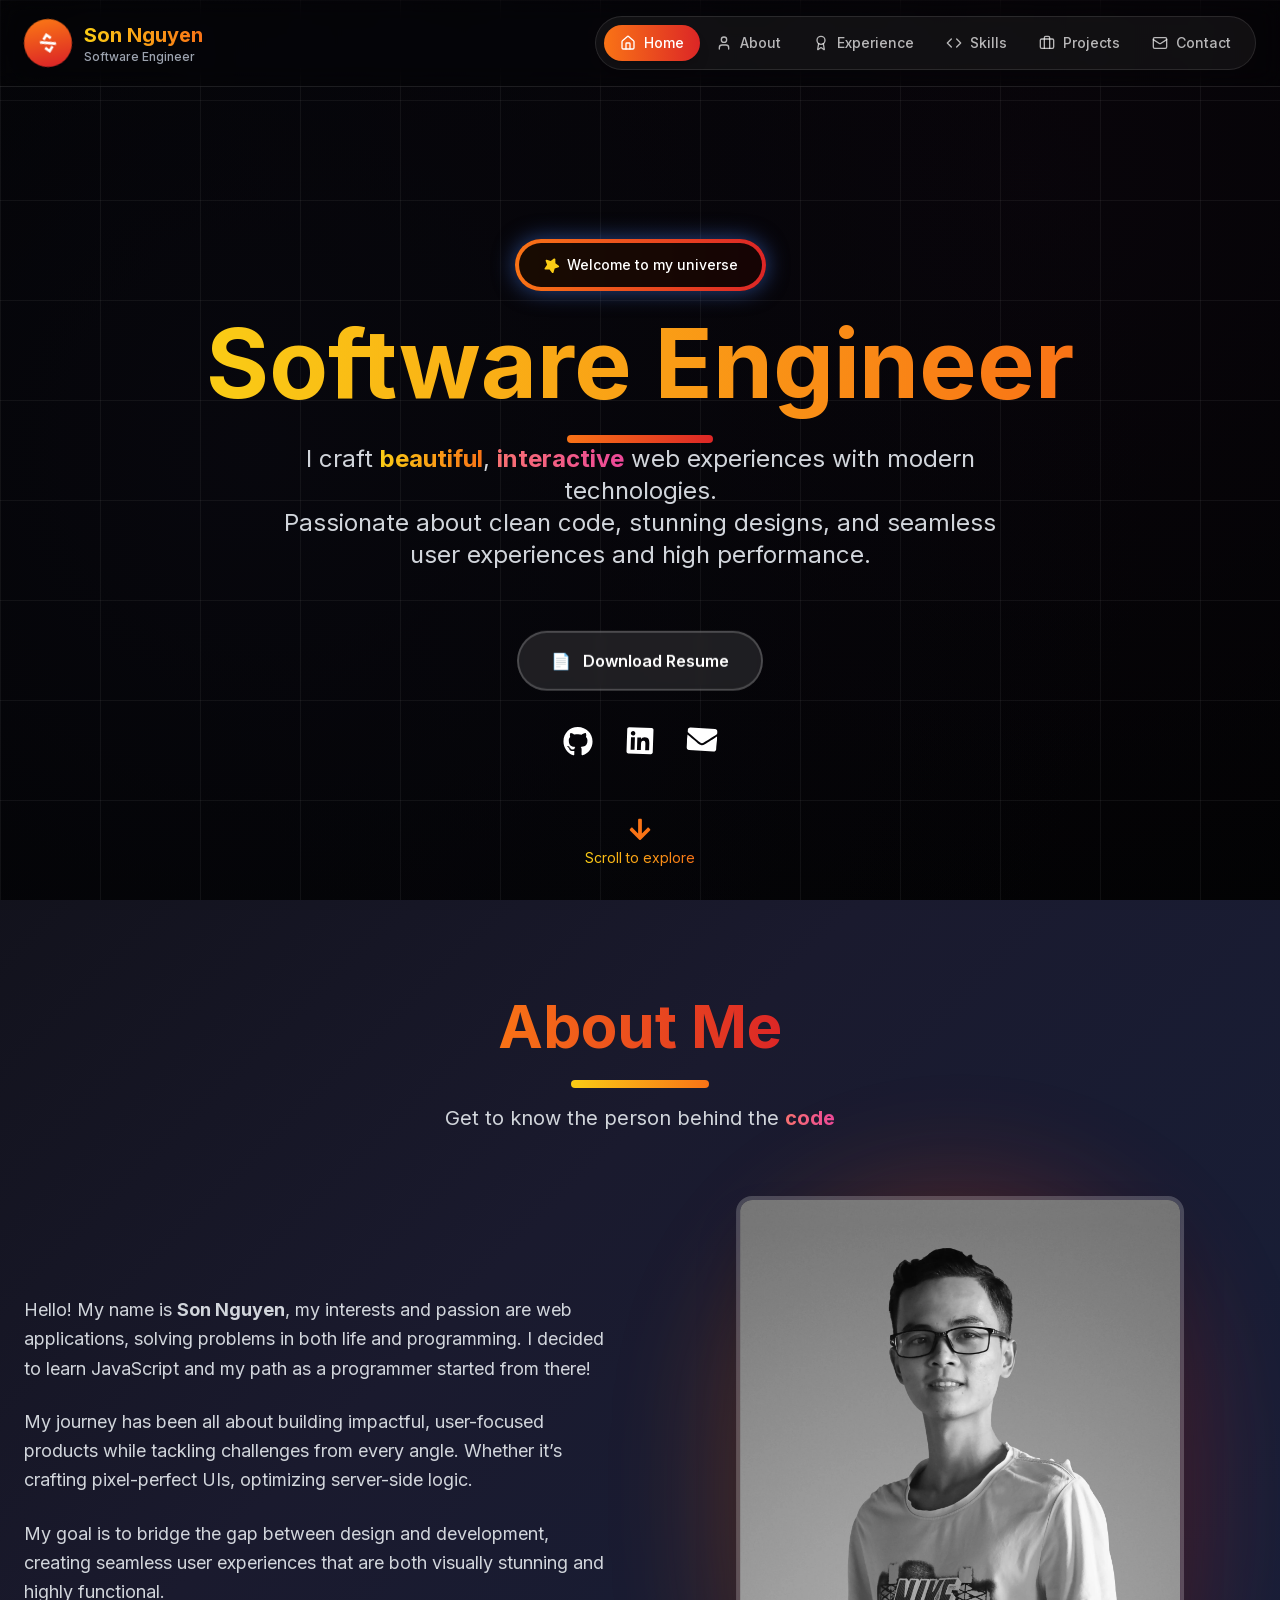
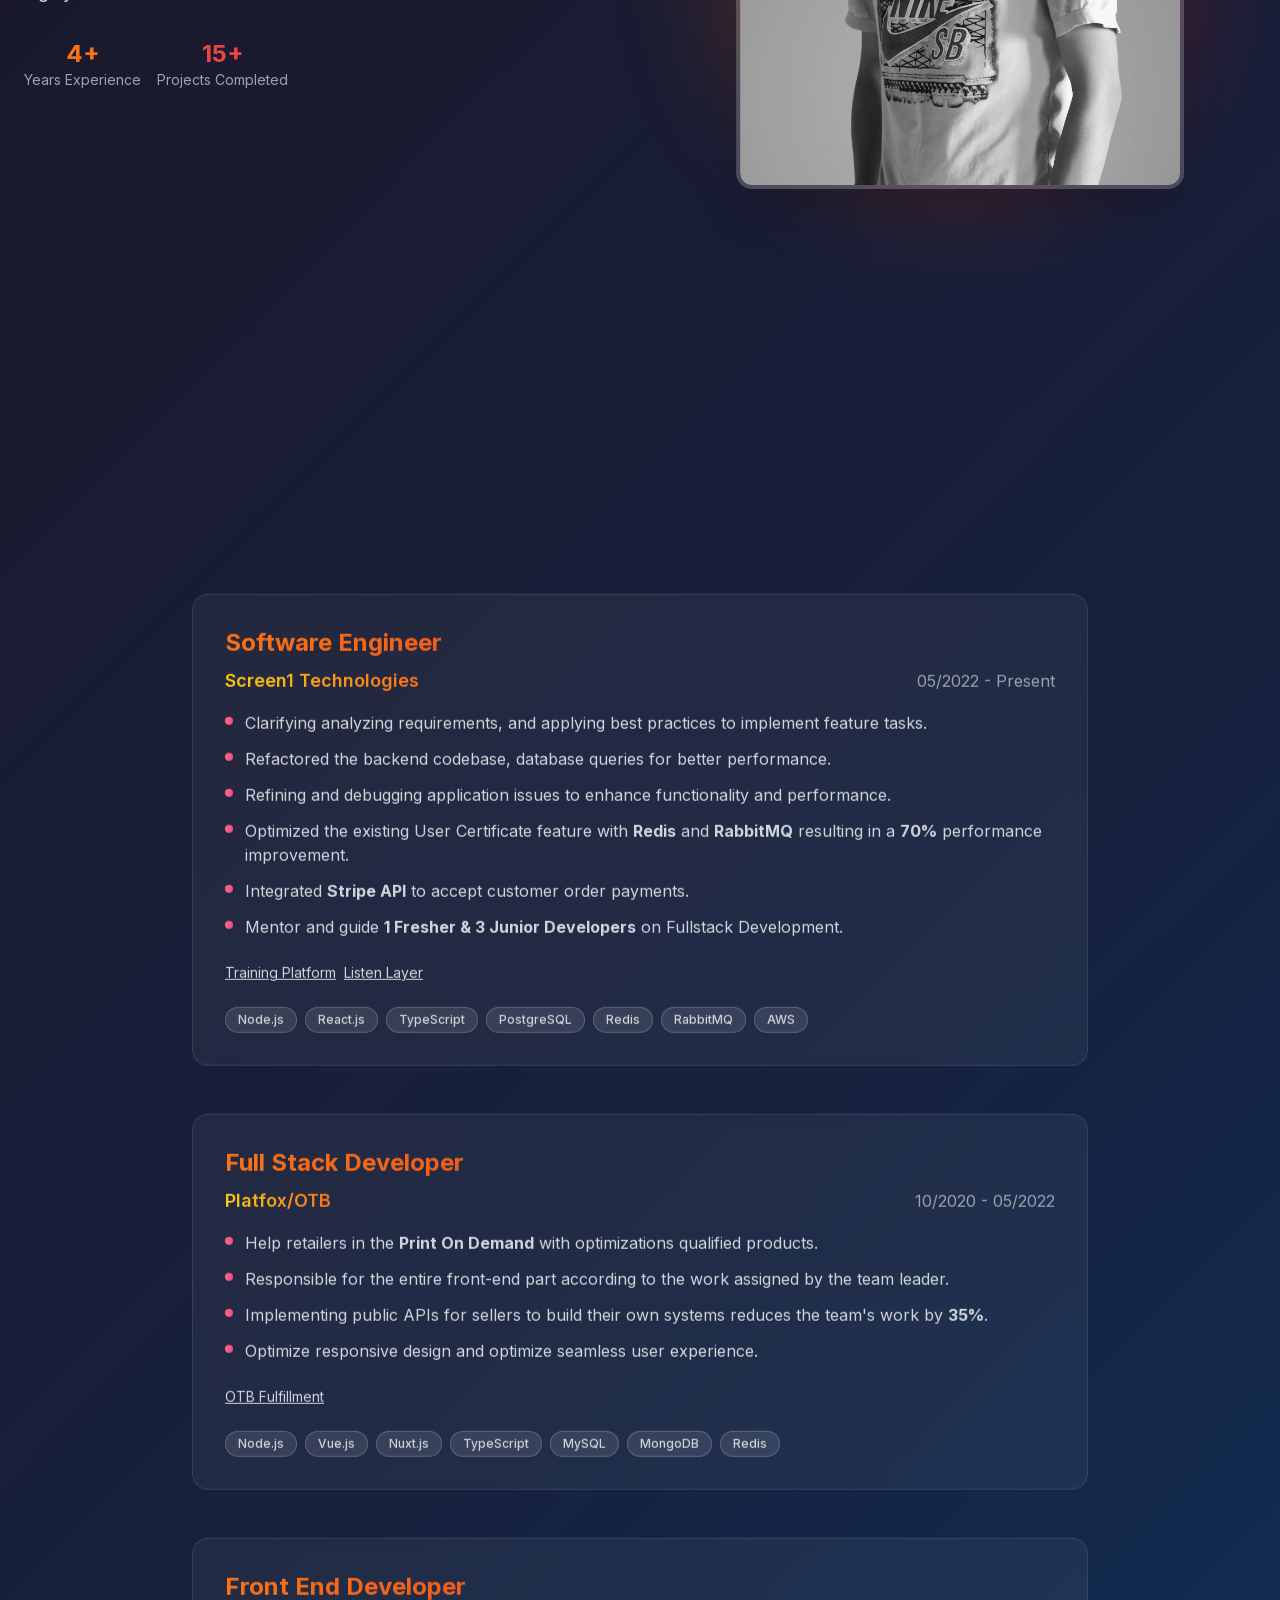
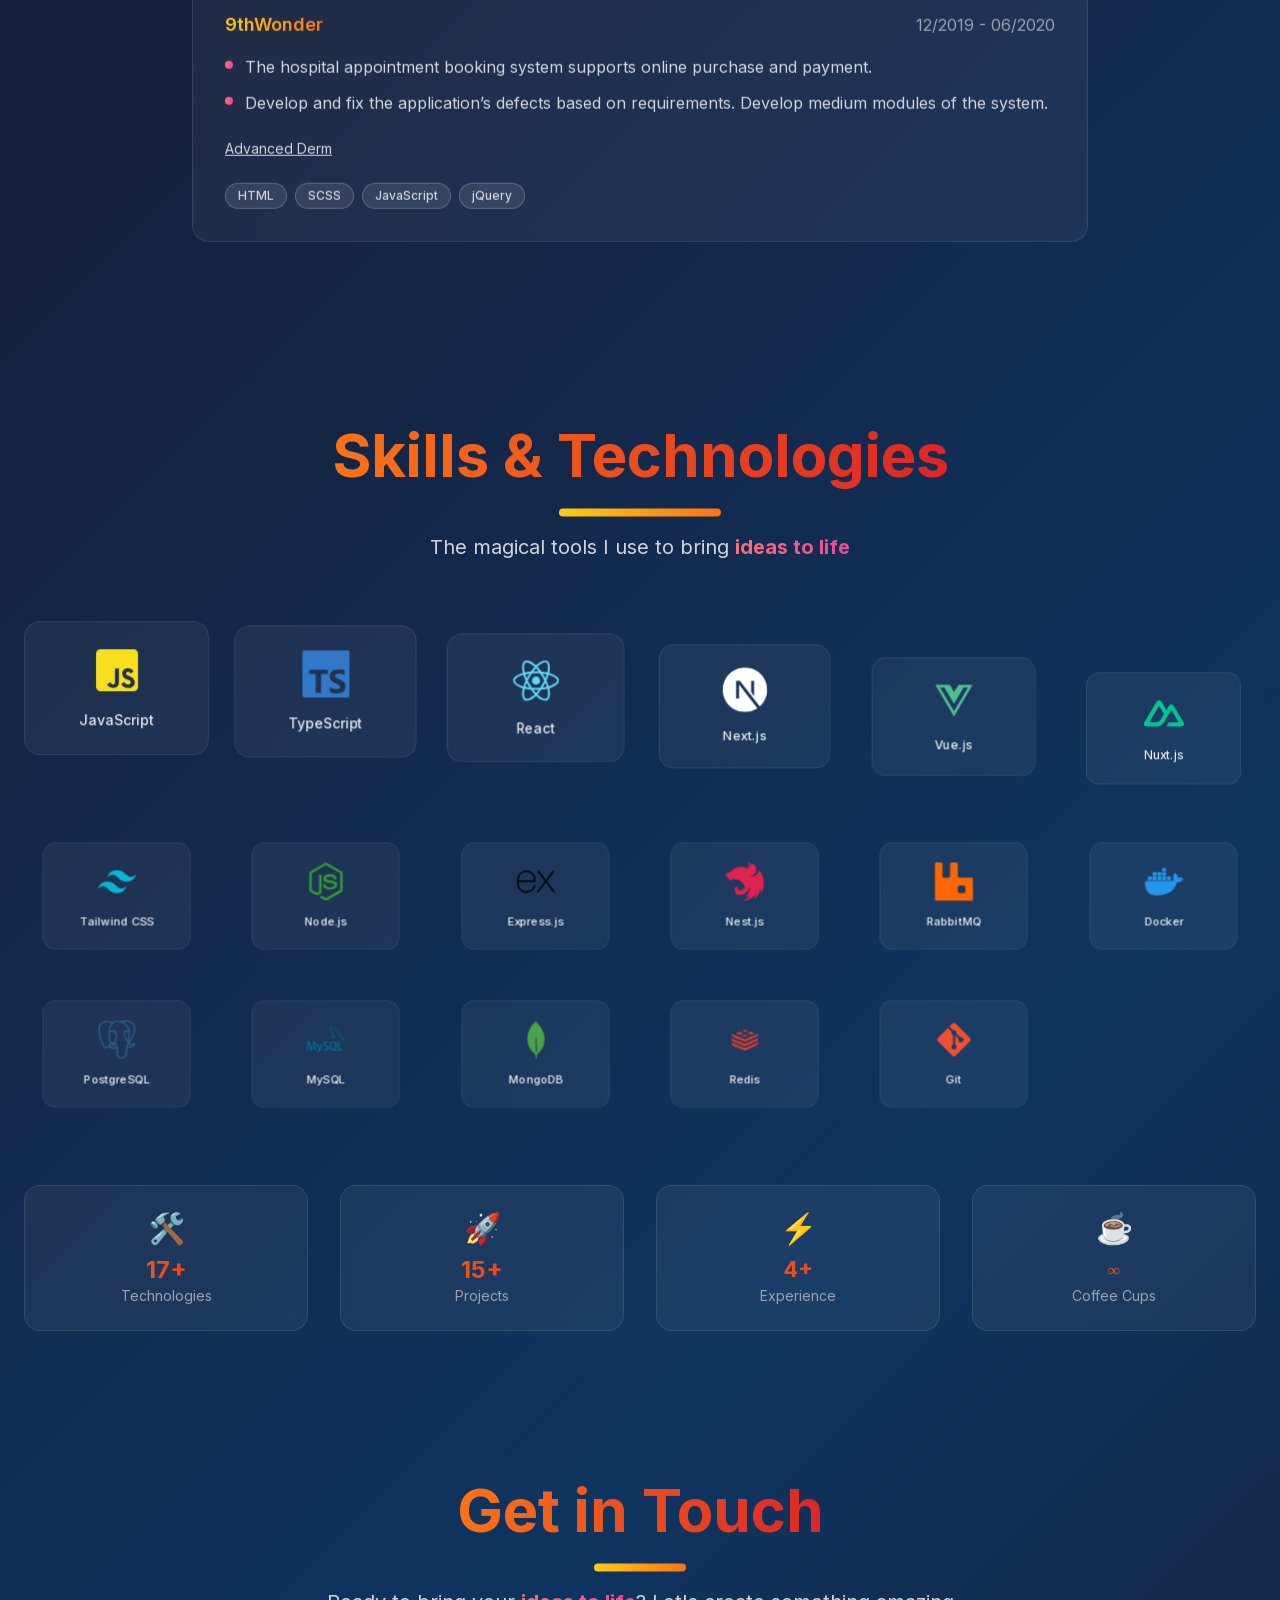
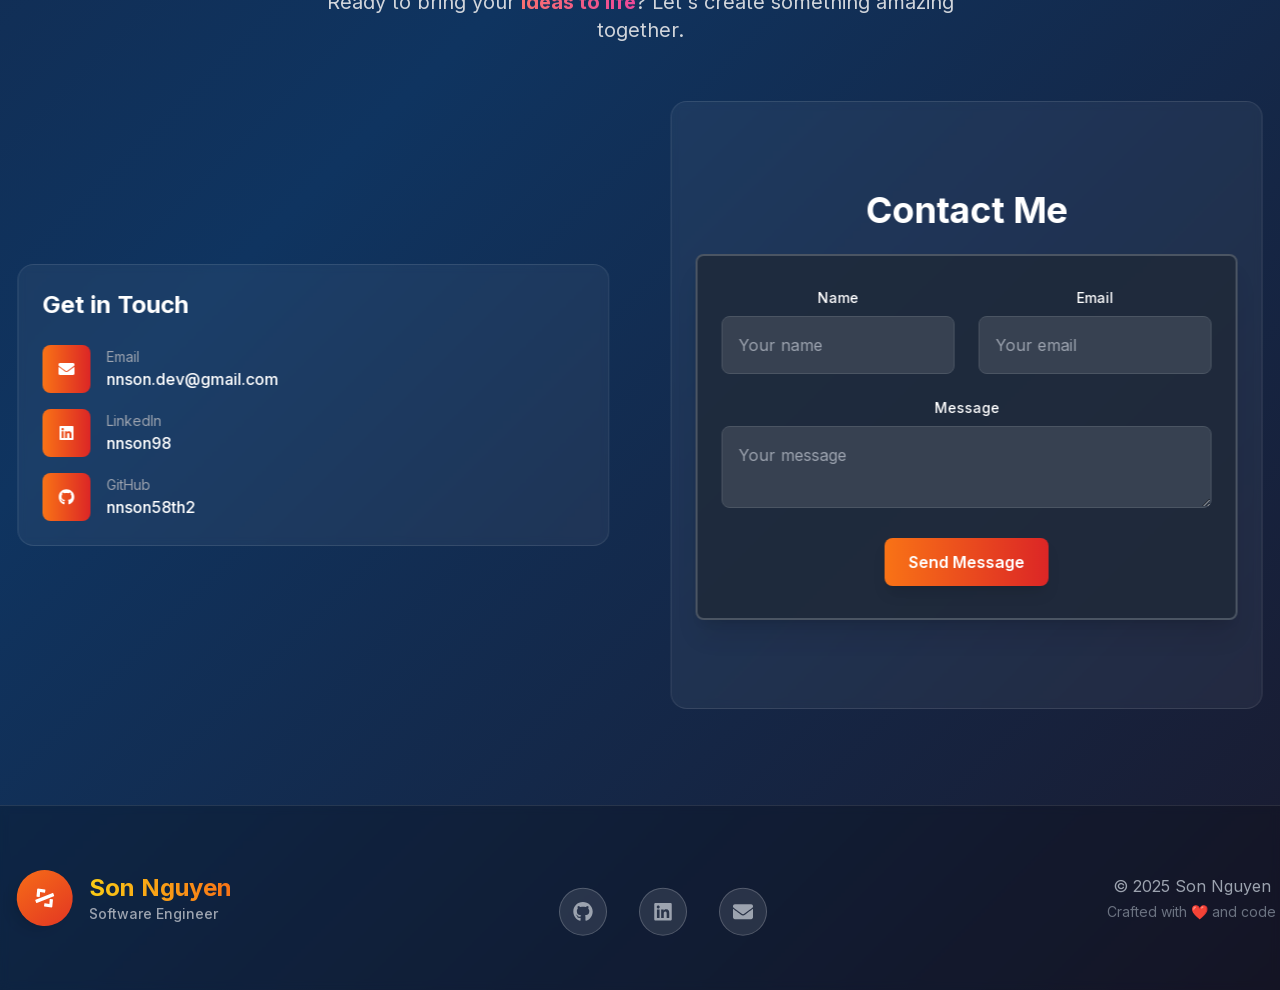
<file: index.html>
<!DOCTYPE html><!--HSlmd_Jeo8YxEfWMeYnmb--><html lang="en"><head><meta charSet="utf-8"/><meta name="viewport" content="width=device-width, initial-scale=1"/><link rel="preload" href="/_next/static/media/e4af272ccee01ff0-s.p.woff2" as="font" crossorigin="" type="font/woff2"/><link rel="preload" as="image" href="/avatar.webp"/><link rel="stylesheet" href="/_next/static/css/f7dd2c76b62cf530.css" data-precedence="next"/><link rel="preload" as="script" fetchPriority="low" href="/_next/static/chunks/webpack-afb744fa22b020e9.js"/><script src="/_next/static/chunks/4bd1b696-c023c6e3521b1417.js" async=""></script><script src="/_next/static/chunks/255-379c01dac331dc2b.js" async=""></script><script src="/_next/static/chunks/main-app-1b4500b93111eabf.js" async=""></script><script src="/_next/static/chunks/app/layout-6c66c8fba5797ff2.js" async=""></script><script src="/_next/static/chunks/30a37ab2-d1e0ff3a8643e6c8.js" async=""></script><script src="/_next/static/chunks/8e1d74a4-9c8f7c39278dc33b.js" async=""></script><script src="/_next/static/chunks/a0f462e1-e1e8bd14b5267d05.js" async=""></script><script src="/_next/static/chunks/370-cfed14d48937773f.js" async=""></script><script src="/_next/static/chunks/app/page-863e393dde648da8.js" async=""></script><meta name="next-size-adjust" content=""/><meta name="theme-color" content="#f97316"/><title>Son Nguyen | Software Engineer</title><meta name="description" content="Personal blog and portfolio of Son Nguyen, sharing thoughts and experiences on software development, web technologies, and more."/><meta name="generator" content="Next.js"/><link rel="canonical" href="https://sonnguyen.dev"/><meta property="og:title" content="Son Nguyen | Software Engineer"/><meta property="og:description" content="Personal blog and portfolio of Son Nguyen, sharing thoughts and experiences on software development, web technologies, and more."/><meta property="og:url" content="https://sonnguyen.dev"/><meta property="og:site_name" content="Son Nguyen"/><meta property="og:locale" content="en_US"/><meta property="og:image" content="https://sonnguyen.dev/og/home.png"/><meta property="og:image:width" content="1200"/><meta property="og:image:height" content="630"/><meta property="og:image:alt" content="Son Nguyen | Software Engineer"/><meta property="og:type" content="website"/><meta name="twitter:card" content="summary_large_image"/><meta name="twitter:site" content="@sonnguyen"/><meta name="twitter:creator" content="@sonnguyen"/><meta name="twitter:title" content="Son Nguyen | Software Engineer"/><meta name="twitter:description" content="Personal blog and portfolio of Son Nguyen, sharing thoughts and experiences on software development, web technologies, and more."/><meta name="twitter:image" content="https://sonnguyen.dev/og/home.png"/><meta name="twitter:image:alt" content="Son Nguyen | Software Engineer"/><link rel="shortcut icon" href="/favicon.svg" sizes="any" type="image/svg+xml"/><link rel="icon" href="/favicon.ico" type="image/x-icon" sizes="48x48"/><link rel="icon" href="/favicon.ico" sizes="any" type="image/x-icon"/><link rel="apple-touch-icon" href="/apple-touch-icon.png" sizes="180x180" type="image/png"/><script src="/_next/static/chunks/polyfills-42372ed130431b0a.js" noModule=""></script></head><body class="__className_f367f3 relative"><div hidden=""><!--$--><!--/$--></div><div class="fixed inset-0 z-[-1] overflow-hidden"><div class="absolute inset-0 transition-all duration-2000 ease-linear" style="background:radial-gradient(circle at 20% 50%, hsl(240, 30%, 4%) 0%, transparent 80%),
            radial-gradient(circle at 80% 20%, hsl(280, 35%, 3%) 0%, transparent 80%),
            linear-gradient(135deg, hsl(220, 40%, 1%) 0%, hsl(180, 50%, 0.5%) 100%)"></div><div class="absolute inset-0" style="background-image:linear-gradient(rgba(255,255,255,0.05) 1px, transparent 1px),
            linear-gradient(90deg, rgba(255,255,255,0.05) 1px, transparent 1px);background-size:100px 100px"></div></div><div class="relative w-full flex flex-col text-white"><header class="fixed top-0 left-0 w-full z-[9999] backdrop-blur-md bg-black/20 border-b border-white/10" style="transform:translateY(-100px)"><div class="max-w-7xl mx-auto px-4 sm:px-6 py-4 flex items-center justify-between"><div class="flex items-center space-x-3 cursor-pointer group" style="opacity:0;transform:translateX(-20px)"><div class="w-12 h-12 rounded-full bg-gradient-to-r from-orange-500 to-red-600 flex items-center justify-center shadow-lg group-hover:shadow-xl transition-all duration-300"><svg stroke="currentColor" fill="currentColor" stroke-width="0" viewBox="0 0 640 512" class="text-white text-xl" height="1em" width="1em" xmlns="http://www.w3.org/2000/svg"><path d="M278.9 511.5l-61-17.7c-6.4-1.8-10-8.5-8.2-14.9L346.2 8.7c1.8-6.4 8.5-10 14.9-8.2l61 17.7c6.4 1.8 10 8.5 8.2 14.9L293.8 503.3c-1.9 6.4-8.5 10.1-14.9 8.2zm-114-112.2l43.5-46.4c4.6-4.9 4.3-12.7-.8-17.2L117 256l90.6-79.7c5.1-4.5 5.5-12.3.8-17.2l-43.5-46.4c-4.5-4.8-12.1-5.1-17-.5L3.8 247.2c-5.1 4.7-5.1 12.8 0 17.5l144.1 135.1c4.9 4.6 12.5 4.4 17-.5zm327.2.6l144.1-135.1c5.1-4.7 5.1-12.8 0-17.5L492.1 112.1c-4.8-4.5-12.4-4.3-17 .5L431.6 159c-4.6 4.9-4.3 12.7.8 17.2L523 256l-90.6 79.7c-5.1 4.5-5.5 12.3-.8 17.2l43.5 46.4c4.5 4.9 12.1 5.1 17 .6z"></path></svg></div><div class="flex flex-col"><span class="text-xl font-bold bg-gradient-to-r from-yellow-400 to-orange-500 bg-clip-text text-transparent group-hover:scale-105 transition-transform duration-300">Son Nguyen</span><span class="text-xs text-gray-400 font-medium">Software Engineer</span></div></div><div style="opacity:0;transform:translateX(20px)"><nav class="w-full relative"><div class="hidden md:flex items-center bg-white/5 backdrop-blur-sm rounded-full border border-white/10 px-2 py-2"><button class="relative flex items-center space-x-2 px-4 py-2 rounded-full transition-all duration-300 font-medium group bg-gradient-to-r from-orange-500 to-red-600 text-white shadow-lg" tabindex="0" style="opacity:0;transform:translateY(-20px)"><svg xmlns="http://www.w3.org/2000/svg" width="16" height="16" viewBox="0 0 24 24" fill="none" stroke="currentColor" stroke-width="2" stroke-linecap="round" stroke-linejoin="round" class="lucide lucide-house text-white" aria-hidden="true"><path d="M15 21v-8a1 1 0 0 0-1-1h-4a1 1 0 0 0-1 1v8"></path><path d="M3 10a2 2 0 0 1 .709-1.528l7-6a2 2 0 0 1 2.582 0l7 6A2 2 0 0 1 21 10v9a2 2 0 0 1-2 2H5a2 2 0 0 1-2-2z"></path></svg><span class="text-sm">Home</span></button><button class="relative flex items-center space-x-2 px-4 py-2 rounded-full transition-all duration-300 font-medium group text-white/70 hover:text-white hover:bg-white/10" tabindex="0" style="opacity:0;transform:translateY(-20px)"><svg xmlns="http://www.w3.org/2000/svg" width="16" height="16" viewBox="0 0 24 24" fill="none" stroke="currentColor" stroke-width="2" stroke-linecap="round" stroke-linejoin="round" class="lucide lucide-user text-white/70 group-hover:text-white" aria-hidden="true"><path d="M19 21v-2a4 4 0 0 0-4-4H9a4 4 0 0 0-4 4v2"></path><circle cx="12" cy="7" r="4"></circle></svg><span class="text-sm">About</span></button><button class="relative flex items-center space-x-2 px-4 py-2 rounded-full transition-all duration-300 font-medium group text-white/70 hover:text-white hover:bg-white/10" tabindex="0" style="opacity:0;transform:translateY(-20px)"><svg xmlns="http://www.w3.org/2000/svg" width="16" height="16" viewBox="0 0 24 24" fill="none" stroke="currentColor" stroke-width="2" stroke-linecap="round" stroke-linejoin="round" class="lucide lucide-award text-white/70 group-hover:text-white" aria-hidden="true"><path d="m15.477 12.89 1.515 8.526a.5.5 0 0 1-.81.47l-3.58-2.687a1 1 0 0 0-1.197 0l-3.586 2.686a.5.5 0 0 1-.81-.469l1.514-8.526"></path><circle cx="12" cy="8" r="6"></circle></svg><span class="text-sm">Experience</span></button><button class="relative flex items-center space-x-2 px-4 py-2 rounded-full transition-all duration-300 font-medium group text-white/70 hover:text-white hover:bg-white/10" tabindex="0" style="opacity:0;transform:translateY(-20px)"><svg xmlns="http://www.w3.org/2000/svg" width="16" height="16" viewBox="0 0 24 24" fill="none" stroke="currentColor" stroke-width="2" stroke-linecap="round" stroke-linejoin="round" class="lucide lucide-code text-white/70 group-hover:text-white" aria-hidden="true"><path d="m16 18 6-6-6-6"></path><path d="m8 6-6 6 6 6"></path></svg><span class="text-sm">Skills</span></button><button class="relative flex items-center space-x-2 px-4 py-2 rounded-full transition-all duration-300 font-medium group text-white/70 hover:text-white hover:bg-white/10" tabindex="0" style="opacity:0;transform:translateY(-20px)"><svg xmlns="http://www.w3.org/2000/svg" width="16" height="16" viewBox="0 0 24 24" fill="none" stroke="currentColor" stroke-width="2" stroke-linecap="round" stroke-linejoin="round" class="lucide lucide-briefcase text-white/70 group-hover:text-white" aria-hidden="true"><path d="M16 20V4a2 2 0 0 0-2-2h-4a2 2 0 0 0-2 2v16"></path><rect width="20" height="14" x="2" y="6" rx="2"></rect></svg><span class="text-sm">Projects</span></button><button class="relative flex items-center space-x-2 px-4 py-2 rounded-full transition-all duration-300 font-medium group text-white/70 hover:text-white hover:bg-white/10" tabindex="0" style="opacity:0;transform:translateY(-20px)"><svg xmlns="http://www.w3.org/2000/svg" width="16" height="16" viewBox="0 0 24 24" fill="none" stroke="currentColor" stroke-width="2" stroke-linecap="round" stroke-linejoin="round" class="lucide lucide-mail text-white/70 group-hover:text-white" aria-hidden="true"><path d="m22 7-8.991 5.727a2 2 0 0 1-2.009 0L2 7"></path><rect x="2" y="4" width="20" height="16" rx="2"></rect></svg><span class="text-sm">Contact</span></button></div><div class="md:hidden"><button class="relative text-white hover:text-blue-400 transition-colors duration-300 p-3 rounded-full bg-white/10 backdrop-blur-sm border border-white/20 hover:bg-white/20" tabindex="0"><div style="opacity:0;transform:rotate(90deg)"><svg xmlns="http://www.w3.org/2000/svg" width="24" height="24" viewBox="0 0 24 24" fill="none" stroke="currentColor" stroke-width="2" stroke-linecap="round" stroke-linejoin="round" class="lucide lucide-menu" aria-hidden="true"><path d="M4 5h16"></path><path d="M4 12h16"></path><path d="M4 19h16"></path></svg></div></button></div><div class="absolute -bottom-[22px] right-[18px] w-4 h-4 bg-black/95 border-l border-t border-white/20 transform rotate-45 z-50" style="opacity:0"></div><div class="md:hidden absolute top-16 right-0 bg-black/95 backdrop-blur-xl border border-white/20 rounded-2xl min-w-[200px] z-40 shadow-2xl overflow-hidden" style="height:0px;opacity:0"><div class="p-3"><button class="w-full flex items-center space-x-3 py-3 px-4 rounded-xl font-medium relative group bg-gradient-to-r from-orange-500 to-red-600 text-white"><svg xmlns="http://www.w3.org/2000/svg" width="18" height="18" viewBox="0 0 24 24" fill="none" stroke="currentColor" stroke-width="2" stroke-linecap="round" stroke-linejoin="round" class="lucide lucide-house text-white" aria-hidden="true"><path d="M15 21v-8a1 1 0 0 0-1-1h-4a1 1 0 0 0-1 1v8"></path><path d="M3 10a2 2 0 0 1 .709-1.528l7-6a2 2 0 0 1 2.582 0l7 6A2 2 0 0 1 21 10v9a2 2 0 0 1-2 2H5a2 2 0 0 1-2-2z"></path></svg><span class="relative z-10">Home</span></button><button class="w-full flex items-center space-x-3 py-3 px-4 rounded-xl font-medium relative group text-white"><svg xmlns="http://www.w3.org/2000/svg" width="18" height="18" viewBox="0 0 24 24" fill="none" stroke="currentColor" stroke-width="2" stroke-linecap="round" stroke-linejoin="round" class="lucide lucide-user text-white/70 group-hover:text-blue-400" aria-hidden="true"><path d="M19 21v-2a4 4 0 0 0-4-4H9a4 4 0 0 0-4 4v2"></path><circle cx="12" cy="7" r="4"></circle></svg><span class="relative z-10">About</span></button><button class="w-full flex items-center space-x-3 py-3 px-4 rounded-xl font-medium relative group text-white"><svg xmlns="http://www.w3.org/2000/svg" width="18" height="18" viewBox="0 0 24 24" fill="none" stroke="currentColor" stroke-width="2" stroke-linecap="round" stroke-linejoin="round" class="lucide lucide-award text-white/70 group-hover:text-blue-400" aria-hidden="true"><path d="m15.477 12.89 1.515 8.526a.5.5 0 0 1-.81.47l-3.58-2.687a1 1 0 0 0-1.197 0l-3.586 2.686a.5.5 0 0 1-.81-.469l1.514-8.526"></path><circle cx="12" cy="8" r="6"></circle></svg><span class="relative z-10">Experience</span></button><button class="w-full flex items-center space-x-3 py-3 px-4 rounded-xl font-medium relative group text-white"><svg xmlns="http://www.w3.org/2000/svg" width="18" height="18" viewBox="0 0 24 24" fill="none" stroke="currentColor" stroke-width="2" stroke-linecap="round" stroke-linejoin="round" class="lucide lucide-code text-white/70 group-hover:text-blue-400" aria-hidden="true"><path d="m16 18 6-6-6-6"></path><path d="m8 6-6 6 6 6"></path></svg><span class="relative z-10">Skills</span></button><button class="w-full flex items-center space-x-3 py-3 px-4 rounded-xl font-medium relative group text-white"><svg xmlns="http://www.w3.org/2000/svg" width="18" height="18" viewBox="0 0 24 24" fill="none" stroke="currentColor" stroke-width="2" stroke-linecap="round" stroke-linejoin="round" class="lucide lucide-briefcase text-white/70 group-hover:text-blue-400" aria-hidden="true"><path d="M16 20V4a2 2 0 0 0-2-2h-4a2 2 0 0 0-2 2v16"></path><rect width="20" height="14" x="2" y="6" rx="2"></rect></svg><span class="relative z-10">Projects</span></button><button class="w-full flex items-center space-x-3 py-3 px-4 rounded-xl font-medium relative group text-white"><svg xmlns="http://www.w3.org/2000/svg" width="18" height="18" viewBox="0 0 24 24" fill="none" stroke="currentColor" stroke-width="2" stroke-linecap="round" stroke-linejoin="round" class="lucide lucide-mail text-white/70 group-hover:text-blue-400" aria-hidden="true"><path d="m22 7-8.991 5.727a2 2 0 0 1-2.009 0L2 7"></path><rect x="2" y="4" width="20" height="16" rx="2"></rect></svg><span class="relative z-10">Contact</span></button></div></div></nav></div></div></header><section id="home" class="relative min-h-screen flex items-center justify-center px-6 pt-24"><div class="max-w-6xl mx-auto text-center" style="opacity:1;transform:none"><div class="mb-8" style="opacity:0;transform:translateY(30px) scale(0.8)"><div class="inline-block p-1 rounded-full bg-gradient-to-r from-orange-500 to-red-600 mb-6"><div class="bg-black/90 rounded-full px-6 py-3 flex items-center gap-2"><div><svg stroke="currentColor" fill="currentColor" stroke-width="0" viewBox="0 0 576 512" class="text-yellow-400" height="1em" width="1em" xmlns="http://www.w3.org/2000/svg"><path d="M259.3 17.8L194 150.2 47.9 171.5c-26.2 3.8-36.7 36.1-17.7 54.6l105.7 103-25 145.5c-4.5 26.3 23.2 46 46.4 33.7L288 439.6l130.7 68.7c23.2 12.2 50.9-7.4 46.4-33.7l-25-145.5 105.7-103c19-18.5 8.5-50.8-17.7-54.6L382 150.2 316.7 17.8c-11.7-23.6-45.6-23.9-57.4 0z"></path></svg></div><span class="text-sm font-medium">Welcome to my universe</span></div></div><div class="relative"><h1 class="text-5xl md:text-8xl font-bold mb-6 leading-tight cursor-default select-text"><span class="bg-gradient-to-r from-yellow-400 to-orange-500 bg-clip-text text-transparent">Software Engineer</span></h1><div class="h-2 bg-gradient-to-r from-orange-500 to-red-600 mx-auto rounded-full" style="width:0px"></div></div><p class="text-xl md:text-2xl text-gray-300 max-w-3xl mx-auto mb-12 leading-relaxed" style="transform:translateY(30px)">I craft<!-- --> <span class="font-bold bg-gradient-to-r from-yellow-400 to-orange-500 bg-clip-text text-transparent">beautiful</span>,<!-- --> <span class="font-bold bg-gradient-to-r from-red-400 to-pink-500 bg-clip-text text-transparent">interactive</span> <!-- -->web experiences with modern technologies.<br/>Passionate about clean code, stunning designs, and seamless user experiences and high performance.</p></div><div class="flex justify-center mb-12" style="opacity:0;transform:translateY(30px)"><a href="./son-nguyen-resume.pdf" target="_blank" class="px-8 py-4 bg-white/10 hover:bg-white/20 backdrop-blur-sm text-white font-semibold rounded-full border-2 border-white/20 transition-all duration-300 flex items-center gap-3" tabindex="0"><span>📄</span>Download Resume</a></div><div class="flex justify-center space-x-8" style="opacity:0"><a href="https://github.com/nnson58th2" target="_blank" rel="noopener noreferrer" class="text-3xl hover:text-primary transition-all duration-200 relative" tabindex="0"><svg stroke="currentColor" fill="currentColor" stroke-width="0" viewBox="0 0 496 512" height="1em" width="1em" xmlns="http://www.w3.org/2000/svg"><path d="M165.9 397.4c0 2-2.3 3.6-5.2 3.6-3.3.3-5.6-1.3-5.6-3.6 0-2 2.3-3.6 5.2-3.6 3-.3 5.6 1.3 5.6 3.6zm-31.1-4.5c-.7 2 1.3 4.3 4.3 4.9 2.6 1 5.6 0 6.2-2s-1.3-4.3-4.3-5.2c-2.6-.7-5.5.3-6.2 2.3zm44.2-1.7c-2.9.7-4.9 2.6-4.6 4.9.3 2 2.9 3.3 5.9 2.6 2.9-.7 4.9-2.6 4.6-4.6-.3-1.9-3-3.2-5.9-2.9zM244.8 8C106.1 8 0 113.3 0 252c0 110.9 69.8 205.8 169.5 239.2 12.8 2.3 17.3-5.6 17.3-12.1 0-6.2-.3-40.4-.3-61.4 0 0-70 15-84.7-29.8 0 0-11.4-29.1-27.8-36.6 0 0-22.9-15.7 1.6-15.4 0 0 24.9 2 38.6 25.8 21.9 38.6 58.6 27.5 72.9 20.9 2.3-16 8.8-27.1 16-33.7-55.9-6.2-112.3-14.3-112.3-110.5 0-27.5 7.6-41.3 23.6-58.9-2.6-6.5-11.1-33.3 2.6-67.9 20.9-6.5 69 27 69 27 20-5.6 41.5-8.5 62.8-8.5s42.8 2.9 62.8 8.5c0 0 48.1-33.6 69-27 13.7 34.7 5.2 61.4 2.6 67.9 16 17.7 25.8 31.5 25.8 58.9 0 96.5-58.9 104.2-114.8 110.5 9.2 7.9 17 22.9 17 46.4 0 33.7-.3 75.4-.3 83.6 0 6.5 4.6 14.4 17.3 12.1C428.2 457.8 496 362.9 496 252 496 113.3 383.5 8 244.8 8zM97.2 352.9c-1.3 1-1 3.3.7 5.2 1.6 1.6 3.9 2.3 5.2 1 1.3-1 1-3.3-.7-5.2-1.6-1.6-3.9-2.3-5.2-1zm-10.8-8.1c-.7 1.3.3 2.9 2.3 3.9 1.6 1 3.6.7 4.3-.7.7-1.3-.3-2.9-2.3-3.9-2-.6-3.6-.3-4.3.7zm32.4 35.6c-1.6 1.3-1 4.3 1.3 6.2 2.3 2.3 5.2 2.6 6.5 1 1.3-1.3.7-4.3-1.3-6.2-2.2-2.3-5.2-2.6-6.5-1zm-11.4-14.7c-1.6 1-1.6 3.6 0 5.9 1.6 2.3 4.3 3.3 5.6 2.3 1.6-1.3 1.6-3.9 0-6.2-1.4-2.3-4-3.3-5.6-2z"></path></svg></a><a href="https://www.linkedin.com/in/nnson98/" target="_blank" rel="noopener noreferrer" class="text-3xl hover:text-primary transition-all duration-200 relative" tabindex="0"><svg stroke="currentColor" fill="currentColor" stroke-width="0" viewBox="0 0 448 512" height="1em" width="1em" xmlns="http://www.w3.org/2000/svg"><path d="M416 32H31.9C14.3 32 0 46.5 0 64.3v383.4C0 465.5 14.3 480 31.9 480H416c17.6 0 32-14.5 32-32.3V64.3c0-17.8-14.4-32.3-32-32.3zM135.4 416H69V202.2h66.5V416zm-33.2-243c-21.3 0-38.5-17.3-38.5-38.5S80.9 96 102.2 96c21.2 0 38.5 17.3 38.5 38.5 0 21.3-17.2 38.5-38.5 38.5zm282.1 243h-66.4V312c0-24.8-.5-56.7-34.5-56.7-34.6 0-39.9 27-39.9 54.9V416h-66.4V202.2h63.7v29.2h.9c8.9-16.8 30.6-34.5 62.9-34.5 67.2 0 79.7 44.3 79.7 101.9V416z"></path></svg></a><a href="mailto:nnson.dev@gmail.com" target="_blank" rel="noopener noreferrer" class="text-3xl hover:text-primary transition-all duration-200 relative" tabindex="0"><svg stroke="currentColor" fill="currentColor" stroke-width="0" viewBox="0 0 512 512" height="1em" width="1em" xmlns="http://www.w3.org/2000/svg"><path d="M502.3 190.8c3.9-3.1 9.7-.2 9.7 4.7V400c0 26.5-21.5 48-48 48H48c-26.5 0-48-21.5-48-48V195.6c0-5 5.7-7.8 9.7-4.7 22.4 17.4 52.1 39.5 154.1 113.6 21.1 15.4 56.7 47.8 92.2 47.6 35.7.3 72-32.8 92.3-47.6 102-74.1 131.6-96.3 154-113.7zM256 320c23.2.4 56.6-29.2 73.4-41.4 132.7-96.3 142.8-104.7 173.4-128.7 5.8-4.5 9.2-11.5 9.2-18.9v-19c0-26.5-21.5-48-48-48H48C21.5 64 0 85.5 0 112v19c0 7.4 3.4 14.3 9.2 18.9 30.6 23.9 40.7 32.4 173.4 128.7 16.8 12.2 50.2 41.8 73.4 41.4z"></path></svg></a></div></div><div class="hidden md:block absolute bottom-8 left-1/2 transform -translate-x-1/2" style="opacity:0"><div class="flex justify-center text-2xl text-orange-500 bg-clip-text cursor-pointer"><svg stroke="currentColor" fill="currentColor" stroke-width="0" viewBox="0 0 448 512" height="1em" width="1em" xmlns="http://www.w3.org/2000/svg"><path d="M413.1 222.5l22.2 22.2c9.4 9.4 9.4 24.6 0 33.9L241 473c-9.4 9.4-24.6 9.4-33.9 0L12.7 278.6c-9.4-9.4-9.4-24.6 0-33.9l22.2-22.2c9.5-9.5 25-9.3 34.3.4L184 343.4V56c0-13.3 10.7-24 24-24h32c13.3 0 24 10.7 24 24v287.4l114.8-120.5c9.3-9.8 24.8-10 34.3-.4z"></path></svg></div><div class="mt-2 text-sm bg-gradient-to-r from-yellow-400 to-orange-500 bg-clip-text text-transparent">Scroll to explore</div></div></section><section id="about" class="py-12 md:py-24 relative"><div class="max-w-7xl mx-auto px-6"><div class="text-center mb-16" style="opacity:0;transform:translateY(30px)"><h2 class="text-4xl md:text-6xl font-bold mb-6"><span class="bg-gradient-to-r from-orange-500 to-red-600 bg-clip-text text-transparent">About Me</span></h2><div class="h-2 bg-gradient-to-r from-yellow-400 to-orange-500 mx-auto rounded-full mb-4" style="width:0px"></div><p class="text-xl text-gray-300 max-w-2xl mx-auto" style="opacity:0">Get to know the person behind the<!-- --> <span class="font-bold bg-gradient-to-r from-red-400 to-pink-500 bg-clip-text text-transparent">code</span></p></div><div class="lg:hidden mb-12" style="opacity:0;transform:translateY(30px)"><div class="relative w-full max-w-sm mx-auto"><div class="absolute inset-0 bg-gradient-to-r from-orange-500 to-red-600 rounded-full blur-3xl opacity-30"></div><img src="/avatar.webp" alt="Son Nguyen Avatar" class="relative w-full h-auto rounded-2xl border-4 border-white/20 shadow-2xl"/></div></div><div class="grid lg:grid-cols-2 gap-12 items-center"><div style="opacity:0;transform:translateX(-50px)"><div class="space-y-6 text-lg text-gray-300 leading-relaxed"><p>Hello! My name is <strong>Son Nguyen</strong>, my interests and passion are web applications, solving problems in both life and programming. I decided to learn JavaScript and my path as a programmer started from there!</p><p>My journey has been all about building impactful, user-focused products while tackling challenges from every angle. Whether it’s crafting pixel-perfect UIs, optimizing server-side logic.</p><p>My goal is to bridge the gap between design and development, creating seamless user experiences that are both visually stunning and highly functional.</p></div><div class="flex gap-4 mt-8"><div class="text-center"><div class="text-2xl font-bold text-orange-500">4+</div><div class="text-sm text-gray-400">Years Experience</div></div><div class="text-center"><div class="text-2xl font-bold text-red-500">15+</div><div class="text-sm text-gray-400">Projects Completed</div></div></div></div><div class="hidden lg:block" style="opacity:0;transform:translateX(50px)"><div class="relative w-full max-w-md mx-auto"><div class="absolute inset-0 bg-gradient-to-r from-orange-500 to-red-600 rounded-full blur-3xl opacity-30"></div><img src="/avatar.webp" alt="Son Nguyen Avatar" class="relative w-full h-auto rounded-2xl border-4 border-white/20 shadow-2xl"/></div></div></div></div></section><section id="experience" class="py-12 md:py-24 relative"><div class="max-w-7xl mx-auto px-4 md:px-6"><div class="text-center mb-12 md:mb-16" style="opacity:0;transform:translateY(30px)"><h2 class="text-4xl md:text-6xl font-bold mb-6"><span class="bg-gradient-to-r from-orange-500 to-red-600 bg-clip-text text-transparent">Experience</span></h2><div class="h-2 bg-gradient-to-r from-yellow-400 to-orange-500 mx-auto rounded-full mb-4" style="width:0px"></div><p class="text-xl text-gray-300 max-w-2xl mx-auto" style="opacity:0">My professional journey in<!-- --> <span class="font-bold bg-gradient-to-r from-red-400 to-pink-500 bg-clip-text text-transparent">software engineering</span></p></div><div class="max-w-4xl mx-auto" style="opacity:0;transform:translateY(50px)"><div class="group pb-8 md:pb-12" style="opacity:0;transform:translateY(50px)"><div class="bg-white/5 backdrop-blur-sm border border-white/10 rounded-xl md:rounded-2xl p-4 md:p-8 hover:bg-white/10 transition-all duration-300 relative overflow-hidden h-full flex flex-col"><div class="absolute inset-0 bg-gradient-to-r from-orange-500 to-red-600 opacity-0 group-hover:opacity-10 transition-opacity duration-300"></div><h3 class="text-lg md:text-2xl font-bold mb-2 bg-gradient-to-r from-orange-500 to-red-600 bg-clip-text text-transparent relative z-10">Software Engineer</h3><div class="flex flex-col md:flex-row md:items-center md:justify-between mb-4 relative z-10"><span class="text-base md:text-lg font-semibold bg-gradient-to-r from-yellow-400 to-orange-500 bg-clip-text text-transparent mb-1 md:mb-0">Screen1 Technologies</span><span class="text-gray-400 text-sm md:text-base">05/2022<!-- --> - <!-- -->Present</span></div><ul class="space-y-3 text-gray-300 relative z-10"><li class="flex items-start md:items-start"><span class="hidden md:block text-sm mr-3 mt-1.5 w-2 h-2 bg-gradient-to-r from-red-400 to-pink-500 rounded-full flex-shrink-0"></span><span class="group-hover:text-white transition-colors duration-300 md:ml-0">Clarifying analyzing requirements, and applying best practices to implement feature tasks.</span></li><li class="flex items-start md:items-start"><span class="hidden md:block text-sm mr-3 mt-1.5 w-2 h-2 bg-gradient-to-r from-red-400 to-pink-500 rounded-full flex-shrink-0"></span><span class="group-hover:text-white transition-colors duration-300 md:ml-0">Refactored the backend codebase, database queries for better performance.</span></li><li class="flex items-start md:items-start"><span class="hidden md:block text-sm mr-3 mt-1.5 w-2 h-2 bg-gradient-to-r from-red-400 to-pink-500 rounded-full flex-shrink-0"></span><span class="group-hover:text-white transition-colors duration-300 md:ml-0">Refining and debugging application issues to enhance functionality and performance.</span></li><li class="flex items-start md:items-start"><span class="hidden md:block text-sm mr-3 mt-1.5 w-2 h-2 bg-gradient-to-r from-red-400 to-pink-500 rounded-full flex-shrink-0"></span><span class="group-hover:text-white transition-colors duration-300 md:ml-0">Optimized the existing User Certificate feature with <strong>Redis</strong> and <strong>RabbitMQ</strong> resulting in a <strong>70%</strong> performance improvement.</span></li><li class="flex items-start md:items-start"><span class="hidden md:block text-sm mr-3 mt-1.5 w-2 h-2 bg-gradient-to-r from-red-400 to-pink-500 rounded-full flex-shrink-0"></span><span class="group-hover:text-white transition-colors duration-300 md:ml-0">Integrated <strong>Stripe API</strong> to accept customer order payments.</span></li><li class="flex items-start md:items-start"><span class="hidden md:block text-sm mr-3 mt-1.5 w-2 h-2 bg-gradient-to-r from-red-400 to-pink-500 rounded-full flex-shrink-0"></span><span class="group-hover:text-white transition-colors duration-300 md:ml-0">Mentor and guide <strong>1 Fresher & 3 Junior Developers</strong> on Fullstack Development.</span></li></ul><div class="flex flex-wrap gap-2 pt-6 relative z-10"><a href="https://training.cams-care.com" target="_blank" rel="noopener noreferrer" class="text-sm underline text-gray-300 hover:text-white transition-all duration-300">Training Platform</a><a href="https://www.listenlayer.com" target="_blank" rel="noopener noreferrer" class="text-sm underline text-gray-300 hover:text-white transition-all duration-300">Listen Layer</a></div><div class="flex flex-wrap gap-2 pt-6 relative z-10"><span class="px-3 py-1 bg-white/10 border border-white/20 rounded-full text-xs font-medium text-gray-300 hover:bg-white/20 hover:text-white transition-all duration-300">Node.js</span><span class="px-3 py-1 bg-white/10 border border-white/20 rounded-full text-xs font-medium text-gray-300 hover:bg-white/20 hover:text-white transition-all duration-300">React.js</span><span class="px-3 py-1 bg-white/10 border border-white/20 rounded-full text-xs font-medium text-gray-300 hover:bg-white/20 hover:text-white transition-all duration-300">TypeScript</span><span class="px-3 py-1 bg-white/10 border border-white/20 rounded-full text-xs font-medium text-gray-300 hover:bg-white/20 hover:text-white transition-all duration-300">PostgreSQL</span><span class="px-3 py-1 bg-white/10 border border-white/20 rounded-full text-xs font-medium text-gray-300 hover:bg-white/20 hover:text-white transition-all duration-300">Redis</span><span class="px-3 py-1 bg-white/10 border border-white/20 rounded-full text-xs font-medium text-gray-300 hover:bg-white/20 hover:text-white transition-all duration-300">RabbitMQ</span><span class="px-3 py-1 bg-white/10 border border-white/20 rounded-full text-xs font-medium text-gray-300 hover:bg-white/20 hover:text-white transition-all duration-300">AWS</span></div></div></div><div class="group pb-8 md:pb-12" style="opacity:0;transform:translateY(50px)"><div class="bg-white/5 backdrop-blur-sm border border-white/10 rounded-xl md:rounded-2xl p-4 md:p-8 hover:bg-white/10 transition-all duration-300 relative overflow-hidden h-full flex flex-col"><div class="absolute inset-0 bg-gradient-to-r from-yellow-400 to-orange-500 opacity-0 group-hover:opacity-10 transition-opacity duration-300"></div><h3 class="text-lg md:text-2xl font-bold mb-2 bg-gradient-to-r from-orange-500 to-red-600 bg-clip-text text-transparent relative z-10">Full Stack Developer</h3><div class="flex flex-col md:flex-row md:items-center md:justify-between mb-4 relative z-10"><span class="text-base md:text-lg font-semibold bg-gradient-to-r from-yellow-400 to-orange-500 bg-clip-text text-transparent mb-1 md:mb-0">Platfox/OTB</span><span class="text-gray-400 text-sm md:text-base">10/2020<!-- --> - <!-- -->05/2022</span></div><ul class="space-y-3 text-gray-300 relative z-10"><li class="flex items-start md:items-start"><span class="hidden md:block text-sm mr-3 mt-1.5 w-2 h-2 bg-gradient-to-r from-red-400 to-pink-500 rounded-full flex-shrink-0"></span><span class="group-hover:text-white transition-colors duration-300 md:ml-0">Help retailers in the <strong>Print On Demand</strong> with optimizations qualified products.</span></li><li class="flex items-start md:items-start"><span class="hidden md:block text-sm mr-3 mt-1.5 w-2 h-2 bg-gradient-to-r from-red-400 to-pink-500 rounded-full flex-shrink-0"></span><span class="group-hover:text-white transition-colors duration-300 md:ml-0">Responsible for the entire front-end part according to the work assigned by the team leader.</span></li><li class="flex items-start md:items-start"><span class="hidden md:block text-sm mr-3 mt-1.5 w-2 h-2 bg-gradient-to-r from-red-400 to-pink-500 rounded-full flex-shrink-0"></span><span class="group-hover:text-white transition-colors duration-300 md:ml-0">Implementing public APIs for sellers to build their own systems reduces the team's work by <strong>35%</strong>.</span></li><li class="flex items-start md:items-start"><span class="hidden md:block text-sm mr-3 mt-1.5 w-2 h-2 bg-gradient-to-r from-red-400 to-pink-500 rounded-full flex-shrink-0"></span><span class="group-hover:text-white transition-colors duration-300 md:ml-0">Optimize responsive design and optimize seamless user experience.</span></li></ul><div class="flex flex-wrap gap-2 pt-6 relative z-10"><a href="https://dashboard.otbzone.com" target="_blank" rel="noopener noreferrer" class="text-sm underline text-gray-300 hover:text-white transition-all duration-300">OTB Fulfillment</a></div><div class="flex flex-wrap gap-2 pt-6 relative z-10"><span class="px-3 py-1 bg-white/10 border border-white/20 rounded-full text-xs font-medium text-gray-300 hover:bg-white/20 hover:text-white transition-all duration-300">Node.js</span><span class="px-3 py-1 bg-white/10 border border-white/20 rounded-full text-xs font-medium text-gray-300 hover:bg-white/20 hover:text-white transition-all duration-300">Vue.js</span><span class="px-3 py-1 bg-white/10 border border-white/20 rounded-full text-xs font-medium text-gray-300 hover:bg-white/20 hover:text-white transition-all duration-300">Nuxt.js</span><span class="px-3 py-1 bg-white/10 border border-white/20 rounded-full text-xs font-medium text-gray-300 hover:bg-white/20 hover:text-white transition-all duration-300">TypeScript</span><span class="px-3 py-1 bg-white/10 border border-white/20 rounded-full text-xs font-medium text-gray-300 hover:bg-white/20 hover:text-white transition-all duration-300">MySQL</span><span class="px-3 py-1 bg-white/10 border border-white/20 rounded-full text-xs font-medium text-gray-300 hover:bg-white/20 hover:text-white transition-all duration-300">MongoDB</span><span class="px-3 py-1 bg-white/10 border border-white/20 rounded-full text-xs font-medium text-gray-300 hover:bg-white/20 hover:text-white transition-all duration-300">Redis</span></div></div></div><div class="group " style="opacity:0;transform:translateY(50px)"><div class="bg-white/5 backdrop-blur-sm border border-white/10 rounded-xl md:rounded-2xl p-4 md:p-8 hover:bg-white/10 transition-all duration-300 relative overflow-hidden h-full flex flex-col"><div class="absolute inset-0 bg-gradient-to-r from-orange-500 to-red-600 opacity-0 group-hover:opacity-10 transition-opacity duration-300"></div><h3 class="text-lg md:text-2xl font-bold mb-2 bg-gradient-to-r from-orange-500 to-red-600 bg-clip-text text-transparent relative z-10">Front End Developer</h3><div class="flex flex-col md:flex-row md:items-center md:justify-between mb-4 relative z-10"><span class="text-base md:text-lg font-semibold bg-gradient-to-r from-yellow-400 to-orange-500 bg-clip-text text-transparent mb-1 md:mb-0">9thWonder</span><span class="text-gray-400 text-sm md:text-base">12/2019<!-- --> - <!-- -->06/2020</span></div><ul class="space-y-3 text-gray-300 relative z-10"><li class="flex items-start md:items-start"><span class="hidden md:block text-sm mr-3 mt-1.5 w-2 h-2 bg-gradient-to-r from-red-400 to-pink-500 rounded-full flex-shrink-0"></span><span class="group-hover:text-white transition-colors duration-300 md:ml-0">The hospital appointment booking system supports online purchase and payment.</span></li><li class="flex items-start md:items-start"><span class="hidden md:block text-sm mr-3 mt-1.5 w-2 h-2 bg-gradient-to-r from-red-400 to-pink-500 rounded-full flex-shrink-0"></span><span class="group-hover:text-white transition-colors duration-300 md:ml-0">Develop and fix the application’s defects based on requirements. Develop medium modules of the system.</span></li></ul><div class="flex flex-wrap gap-2 pt-6 relative z-10"><a href="https://advancedderm.com" target="_blank" rel="noopener noreferrer" class="text-sm underline text-gray-300 hover:text-white transition-all duration-300">Advanced Derm</a></div><div class="flex flex-wrap gap-2 pt-6 relative z-10"><span class="px-3 py-1 bg-white/10 border border-white/20 rounded-full text-xs font-medium text-gray-300 hover:bg-white/20 hover:text-white transition-all duration-300">HTML</span><span class="px-3 py-1 bg-white/10 border border-white/20 rounded-full text-xs font-medium text-gray-300 hover:bg-white/20 hover:text-white transition-all duration-300">SCSS</span><span class="px-3 py-1 bg-white/10 border border-white/20 rounded-full text-xs font-medium text-gray-300 hover:bg-white/20 hover:text-white transition-all duration-300">JavaScript</span><span class="px-3 py-1 bg-white/10 border border-white/20 rounded-full text-xs font-medium text-gray-300 hover:bg-white/20 hover:text-white transition-all duration-300">jQuery</span></div></div></div></div></div></section><section id="skills" class="py-12 md:py-24 relative overflow-hidden"><div class="max-w-7xl mx-auto px-6 relative z-10"><div class="text-center mb-16" style="opacity:0;transform:translateY(30px)"><h2 class="text-4xl md:text-6xl font-bold mb-6"><span class="bg-gradient-to-r from-orange-500 to-red-600 bg-clip-text text-transparent">Skills &amp; Technologies</span></h2><div class="h-2 bg-gradient-to-r from-yellow-400 to-orange-500 mx-auto rounded-full mb-4" style="width:0px"></div><p class="text-xl text-gray-300 max-w-2xl mx-auto" style="opacity:0">The magical tools I use to bring<!-- --> <span class="font-bold bg-gradient-to-r from-red-400 to-pink-500 bg-clip-text text-transparent">ideas to life</span></p></div><div class="grid grid-cols-2 md:grid-cols-4 lg:grid-cols-6 gap-6"><div class="group relative cursor-pointer" style="opacity:0;transform:translateY(50px) scale(0.8)"><div class="bg-white/5 backdrop-blur-sm border border-white/10 rounded-2xl p-6 text-center hover:bg-white/10 transition-all duration-300 h-full flex flex-col items-center justify-center relative overflow-hidden"><div class="absolute inset-0 bg-gradient-to-r from-yellow-400 to-orange-500 opacity-0 group-hover:opacity-20 transition-opacity duration-300"></div><div class="mb-4 relative z-10 text-5xl transition-all duration-300" style="color:#f7df1e"><svg stroke="currentColor" fill="currentColor" stroke-width="0" viewBox="0 0 448 512" class="text-5xl" height="1em" width="1em" xmlns="http://www.w3.org/2000/svg"><path d="M400 32H48C21.5 32 0 53.5 0 80v352c0 26.5 21.5 48 48 48h352c26.5 0 48-21.5 48-48V80c0-26.5-21.5-48-48-48zM243.8 381.4c0 43.6-25.6 63.5-62.9 63.5-33.7 0-53.2-17.4-63.2-38.5l34.3-20.7c6.6 11.7 12.6 21.6 27.1 21.6 13.8 0 22.6-5.4 22.6-26.5V237.7h42.1v143.7zm99.6 63.5c-39.1 0-64.4-18.6-76.7-43l34.3-19.8c9 14.7 20.8 25.6 41.5 25.6 17.4 0 28.6-8.7 28.6-20.8 0-14.4-11.4-19.5-30.7-28l-10.5-4.5c-30.4-12.9-50.5-29.2-50.5-63.5 0-31.6 24.1-55.6 61.6-55.6 26.8 0 46 9.3 59.8 33.7L368 290c-7.2-12.9-15-18-27.1-18-12.3 0-20.1 7.8-20.1 18 0 12.6 7.8 17.7 25.9 25.6l10.5 4.5c35.8 15.3 55.9 31 55.9 66.2 0 37.8-29.8 58.6-69.7 58.6z"></path></svg></div><span class="text-sm font-medium text-white/90 group-hover:text-white transition-colors relative z-10" style="opacity:0">JavaScript</span><div class="absolute top-2 right-2 text-yellow-400 text-xs opacity-0 group-hover:opacity-100 transition-opacity duration-300">✨</div></div></div><div class="group relative cursor-pointer" style="opacity:0;transform:translateY(50px) scale(0.8)"><div class="bg-white/5 backdrop-blur-sm border border-white/10 rounded-2xl p-6 text-center hover:bg-white/10 transition-all duration-300 h-full flex flex-col items-center justify-center relative overflow-hidden"><div class="absolute inset-0 bg-gradient-to-r from-cyan-800 to-cyan-900 opacity-0 group-hover:opacity-20 transition-opacity duration-300"></div><div class="mb-4 relative z-10 text-5xl transition-all duration-300" style="color:#3178c6"><svg stroke="currentColor" fill="currentColor" stroke-width="0" role="img" viewBox="0 0 24 24" class="text-5xl" height="1em" width="1em" xmlns="http://www.w3.org/2000/svg"><path d="M1.125 0C.502 0 0 .502 0 1.125v21.75C0 23.498.502 24 1.125 24h21.75c.623 0 1.125-.502 1.125-1.125V1.125C24 .502 23.498 0 22.875 0zm17.363 9.75c.612 0 1.154.037 1.627.111a6.38 6.38 0 0 1 1.306.34v2.458a3.95 3.95 0 0 0-.643-.361 5.093 5.093 0 0 0-.717-.26 5.453 5.453 0 0 0-1.426-.2c-.3 0-.573.028-.819.086a2.1 2.1 0 0 0-.623.242c-.17.104-.3.229-.393.374a.888.888 0 0 0-.14.49c0 .196.053.373.156.529.104.156.252.304.443.444s.423.276.696.41c.273.135.582.274.926.416.47.197.892.407 1.266.628.374.222.695.473.963.753.268.279.472.598.614.957.142.359.214.776.214 1.253 0 .657-.125 1.21-.373 1.656a3.033 3.033 0 0 1-1.012 1.085 4.38 4.38 0 0 1-1.487.596c-.566.12-1.163.18-1.79.18a9.916 9.916 0 0 1-1.84-.164 5.544 5.544 0 0 1-1.512-.493v-2.63a5.033 5.033 0 0 0 3.237 1.2c.333 0 .624-.03.872-.09.249-.06.456-.144.623-.25.166-.108.29-.234.373-.38a1.023 1.023 0 0 0-.074-1.089 2.12 2.12 0 0 0-.537-.5 5.597 5.597 0 0 0-.807-.444 27.72 27.72 0 0 0-1.007-.436c-.918-.383-1.602-.852-2.053-1.405-.45-.553-.676-1.222-.676-2.005 0-.614.123-1.141.369-1.582.246-.441.58-.804 1.004-1.089a4.494 4.494 0 0 1 1.47-.629 7.536 7.536 0 0 1 1.77-.201zm-15.113.188h9.563v2.166H9.506v9.646H6.789v-9.646H3.375z"></path></svg></div><span class="text-sm font-medium text-white/90 group-hover:text-white transition-colors relative z-10" style="opacity:0">TypeScript</span><div class="absolute top-2 right-2 text-yellow-400 text-xs opacity-0 group-hover:opacity-100 transition-opacity duration-300">✨</div></div></div><div class="group relative cursor-pointer" style="opacity:0;transform:translateY(50px) scale(0.8)"><div class="bg-white/5 backdrop-blur-sm border border-white/10 rounded-2xl p-6 text-center hover:bg-white/10 transition-all duration-300 h-full flex flex-col items-center justify-center relative overflow-hidden"><div class="absolute inset-0 bg-gradient-to-r from-cyan-400 to-cyan-600 opacity-0 group-hover:opacity-20 transition-opacity duration-300"></div><div class="mb-4 relative z-10 text-5xl transition-all duration-300" style="color:#61dafb"><svg stroke="currentColor" fill="currentColor" stroke-width="0" viewBox="0 0 512 512" class="text-5xl" height="1em" width="1em" xmlns="http://www.w3.org/2000/svg"><path d="M418.2 177.2c-5.4-1.8-10.8-3.5-16.2-5.1.9-3.7 1.7-7.4 2.5-11.1 12.3-59.6 4.2-107.5-23.1-123.3-26.3-15.1-69.2.6-112.6 38.4-4.3 3.7-8.5 7.6-12.5 11.5-2.7-2.6-5.5-5.2-8.3-7.7-45.5-40.4-91.1-57.4-118.4-41.5-26.2 15.2-34 60.3-23 116.7 1.1 5.6 2.3 11.1 3.7 16.7-6.4 1.8-12.7 3.8-18.6 5.9C38.3 196.2 0 225.4 0 255.6c0 31.2 40.8 62.5 96.3 81.5 4.5 1.5 9 3 13.6 4.3-1.5 6-2.8 11.9-4 18-10.5 55.5-2.3 99.5 23.9 114.6 27 15.6 72.4-.4 116.6-39.1 3.5-3.1 7-6.3 10.5-9.7 4.4 4.3 9 8.4 13.6 12.4 42.8 36.8 85.1 51.7 111.2 36.6 27-15.6 35.8-62.9 24.4-120.5-.9-4.4-1.9-8.9-3-13.5 3.2-.9 6.3-1.9 9.4-2.9 57.7-19.1 99.5-50 99.5-81.7 0-30.3-39.4-59.7-93.8-78.4zM282.9 92.3c37.2-32.4 71.9-45.1 87.7-36 16.9 9.7 23.4 48.9 12.8 100.4-.7 3.4-1.4 6.7-2.3 10-22.2-5-44.7-8.6-67.3-10.6-13-18.6-27.2-36.4-42.6-53.1 3.9-3.7 7.7-7.2 11.7-10.7zM167.2 307.5c5.1 8.7 10.3 17.4 15.8 25.9-15.6-1.7-31.1-4.2-46.4-7.5 4.4-14.4 9.9-29.3 16.3-44.5 4.6 8.8 9.3 17.5 14.3 26.1zm-30.3-120.3c14.4-3.2 29.7-5.8 45.6-7.8-5.3 8.3-10.5 16.8-15.4 25.4-4.9 8.5-9.7 17.2-14.2 26-6.3-14.9-11.6-29.5-16-43.6zm27.4 68.9c6.6-13.8 13.8-27.3 21.4-40.6s15.8-26.2 24.4-38.9c15-1.1 30.3-1.7 45.9-1.7s31 .6 45.9 1.7c8.5 12.6 16.6 25.5 24.3 38.7s14.9 26.7 21.7 40.4c-6.7 13.8-13.9 27.4-21.6 40.8-7.6 13.3-15.7 26.2-24.2 39-14.9 1.1-30.4 1.6-46.1 1.6s-30.9-.5-45.6-1.4c-8.7-12.7-16.9-25.7-24.6-39s-14.8-26.8-21.5-40.6zm180.6 51.2c5.1-8.8 9.9-17.7 14.6-26.7 6.4 14.5 12 29.2 16.9 44.3-15.5 3.5-31.2 6.2-47 8 5.4-8.4 10.5-17 15.5-25.6zm14.4-76.5c-4.7-8.8-9.5-17.6-14.5-26.2-4.9-8.5-10-16.9-15.3-25.2 16.1 2 31.5 4.7 45.9 8-4.6 14.8-10 29.2-16.1 43.4zM256.2 118.3c10.5 11.4 20.4 23.4 29.6 35.8-19.8-.9-39.7-.9-59.5 0 9.8-12.9 19.9-24.9 29.9-35.8zM140.2 57c16.8-9.8 54.1 4.2 93.4 39 2.5 2.2 5 4.6 7.6 7-15.5 16.7-29.8 34.5-42.9 53.1-22.6 2-45 5.5-67.2 10.4-1.3-5.1-2.4-10.3-3.5-15.5-9.4-48.4-3.2-84.9 12.6-94zm-24.5 263.6c-4.2-1.2-8.3-2.5-12.4-3.9-21.3-6.7-45.5-17.3-63-31.2-10.1-7-16.9-17.8-18.8-29.9 0-18.3 31.6-41.7 77.2-57.6 5.7-2 11.5-3.8 17.3-5.5 6.8 21.7 15 43 24.5 63.6-9.6 20.9-17.9 42.5-24.8 64.5zm116.6 98c-16.5 15.1-35.6 27.1-56.4 35.3-11.1 5.3-23.9 5.8-35.3 1.3-15.9-9.2-22.5-44.5-13.5-92 1.1-5.6 2.3-11.2 3.7-16.7 22.4 4.8 45 8.1 67.9 9.8 13.2 18.7 27.7 36.6 43.2 53.4-3.2 3.1-6.4 6.1-9.6 8.9zm24.5-24.3c-10.2-11-20.4-23.2-30.3-36.3 9.6.4 19.5.6 29.5.6 10.3 0 20.4-.2 30.4-.7-9.2 12.7-19.1 24.8-29.6 36.4zm130.7 30c-.9 12.2-6.9 23.6-16.5 31.3-15.9 9.2-49.8-2.8-86.4-34.2-4.2-3.6-8.4-7.5-12.7-11.5 15.3-16.9 29.4-34.8 42.2-53.6 22.9-1.9 45.7-5.4 68.2-10.5 1 4.1 1.9 8.2 2.7 12.2 4.9 21.6 5.7 44.1 2.5 66.3zm18.2-107.5c-2.8.9-5.6 1.8-8.5 2.6-7-21.8-15.6-43.1-25.5-63.8 9.6-20.4 17.7-41.4 24.5-62.9 5.2 1.5 10.2 3.1 15 4.7 46.6 16 79.3 39.8 79.3 58 0 19.6-34.9 44.9-84.8 61.4zm-149.7-15c25.3 0 45.8-20.5 45.8-45.8s-20.5-45.8-45.8-45.8c-25.3 0-45.8 20.5-45.8 45.8s20.5 45.8 45.8 45.8z"></path></svg></div><span class="text-sm font-medium text-white/90 group-hover:text-white transition-colors relative z-10" style="opacity:0">React</span><div class="absolute top-2 right-2 text-yellow-400 text-xs opacity-0 group-hover:opacity-100 transition-opacity duration-300">✨</div></div></div><div class="group relative cursor-pointer" style="opacity:0;transform:translateY(50px) scale(0.8)"><div class="bg-white/5 backdrop-blur-sm border border-white/10 rounded-2xl p-6 text-center hover:bg-white/10 transition-all duration-300 h-full flex flex-col items-center justify-center relative overflow-hidden"><div class="absolute inset-0 bg-gradient-to-r from-slate-400 to-white opacity-0 group-hover:opacity-20 transition-opacity duration-300"></div><div class="mb-4 relative z-10 text-5xl transition-all duration-300" style="color:#ffffff"><svg stroke="currentColor" fill="currentColor" stroke-width="0" role="img" viewBox="0 0 24 24" class="text-5xl" height="1em" width="1em" xmlns="http://www.w3.org/2000/svg"><path d="M18.665 21.978C16.758 23.255 14.465 24 12 24 5.377 24 0 18.623 0 12S5.377 0 12 0s12 5.377 12 12c0 3.583-1.574 6.801-4.067 9.001L9.219 7.2H7.2v9.596h1.615V9.251l9.85 12.727Zm-3.332-8.533 1.6 2.061V7.2h-1.6v6.245Z"></path></svg></div><span class="text-sm font-medium text-white/90 group-hover:text-white transition-colors relative z-10" style="opacity:0">Next.js</span><div class="absolute top-2 right-2 text-yellow-400 text-xs opacity-0 group-hover:opacity-100 transition-opacity duration-300">✨</div></div></div><div class="group relative cursor-pointer" style="opacity:0;transform:translateY(50px) scale(0.8)"><div class="bg-white/5 backdrop-blur-sm border border-white/10 rounded-2xl p-6 text-center hover:bg-white/10 transition-all duration-300 h-full flex flex-col items-center justify-center relative overflow-hidden"><div class="absolute inset-0 bg-gradient-to-r from-green-200 to-emerald-300 opacity-0 group-hover:opacity-20 transition-opacity duration-300"></div><div class="mb-4 relative z-10 text-5xl transition-all duration-300" style="color:#4fc08d"><svg stroke="currentColor" fill="currentColor" stroke-width="0" viewBox="0 0 448 512" class="text-5xl" height="1em" width="1em" xmlns="http://www.w3.org/2000/svg"><path d="M356.9 64.3H280l-56 88.6-48-88.6H0L224 448 448 64.3h-91.1zm-301.2 32h53.8L224 294.5 338.4 96.3h53.8L224 384.5 55.7 96.3z"></path></svg></div><span class="text-sm font-medium text-white/90 group-hover:text-white transition-colors relative z-10" style="opacity:0">Vue.js</span><div class="absolute top-2 right-2 text-yellow-400 text-xs opacity-0 group-hover:opacity-100 transition-opacity duration-300">✨</div></div></div><div class="group relative cursor-pointer" style="opacity:0;transform:translateY(50px) scale(0.8)"><div class="bg-white/5 backdrop-blur-sm border border-white/10 rounded-2xl p-6 text-center hover:bg-white/10 transition-all duration-300 h-full flex flex-col items-center justify-center relative overflow-hidden"><div class="absolute inset-0 bg-gradient-to-r from-green-200 to-emerald-300 opacity-0 group-hover:opacity-20 transition-opacity duration-300"></div><div class="mb-4 relative z-10 text-5xl transition-all duration-300" style="color:#00c58e"><svg stroke="currentColor" fill="currentColor" stroke-width="0" role="img" viewBox="0 0 24 24" class="text-5xl" height="1em" width="1em" xmlns="http://www.w3.org/2000/svg"><path d="M13.4642 19.8295h8.9218c.2834 0 .5618-.0723.8072-.2098a1.5899 1.5899 0 0 0 .5908-.5732 1.5293 1.5293 0 0 0 .216-.783 1.529 1.529 0 0 0-.2167-.7828L17.7916 7.4142a1.5904 1.5904 0 0 0-.5907-.573 1.6524 1.6524 0 0 0-.807-.2099c-.2833 0-.5616.0724-.807.2098a1.5904 1.5904 0 0 0-.5907.5731L13.4642 9.99l-2.9954-5.0366a1.5913 1.5913 0 0 0-.591-.573 1.6533 1.6533 0 0 0-.8071-.2098c-.2834 0-.5617.0723-.8072.2097a1.5913 1.5913 0 0 0-.591.573L.2168 17.4808A1.5292 1.5292 0 0 0 0 18.2635c-.0001.2749.0744.545.216.783a1.59 1.59 0 0 0 .5908.5732c.2454.1375.5238.2098.8072.2098h5.6003c2.219 0 3.8554-.9454 4.9813-2.7899l2.7337-4.5922L16.3935 9.99l4.3944 7.382h-5.8586ZM7.123 17.3694l-3.9083-.0009 5.8586-9.8421 2.9232 4.921-1.9572 3.2892c-.7478 1.1967-1.5972 1.6328-2.9163 1.6328z"></path></svg></div><span class="text-sm font-medium text-white/90 group-hover:text-white transition-colors relative z-10" style="opacity:0">Nuxt.js</span><div class="absolute top-2 right-2 text-yellow-400 text-xs opacity-0 group-hover:opacity-100 transition-opacity duration-300">✨</div></div></div><div class="group relative cursor-pointer" style="opacity:0;transform:translateY(50px) scale(0.8)"><div class="bg-white/5 backdrop-blur-sm border border-white/10 rounded-2xl p-6 text-center hover:bg-white/10 transition-all duration-300 h-full flex flex-col items-center justify-center relative overflow-hidden"><div class="absolute inset-0 bg-gradient-to-r from-teal-400 to-teal-600 opacity-0 group-hover:opacity-20 transition-opacity duration-300"></div><div class="mb-4 relative z-10 text-5xl transition-all duration-300" style="color:#06b6d4"><svg stroke="currentColor" fill="currentColor" stroke-width="0" role="img" viewBox="0 0 24 24" class="text-5xl" height="1em" width="1em" xmlns="http://www.w3.org/2000/svg"><path d="M12.001,4.8c-3.2,0-5.2,1.6-6,4.8c1.2-1.6,2.6-2.2,4.2-1.8c0.913,0.228,1.565,0.89,2.288,1.624 C13.666,10.618,15.027,12,18.001,12c3.2,0,5.2-1.6,6-4.8c-1.2,1.6-2.6,2.2-4.2,1.8c-0.913-0.228-1.565-0.89-2.288-1.624 C16.337,6.182,14.976,4.8,12.001,4.8z M6.001,12c-3.2,0-5.2,1.6-6,4.8c1.2-1.6,2.6-2.2,4.2-1.8c0.913,0.228,1.565,0.89,2.288,1.624 c1.177,1.194,2.538,2.576,5.512,2.576c3.2,0,5.2-1.6,6-4.8c-1.2,1.6-2.6,2.2-4.2,1.8c-0.913-0.228-1.565-0.89-2.288-1.624 C10.337,13.382,8.976,12,6.001,12z"></path></svg></div><span class="text-sm font-medium text-white/90 group-hover:text-white transition-colors relative z-10" style="opacity:0">Tailwind CSS</span><div class="absolute top-2 right-2 text-yellow-400 text-xs opacity-0 group-hover:opacity-100 transition-opacity duration-300">✨</div></div></div><div class="group relative cursor-pointer" style="opacity:0;transform:translateY(50px) scale(0.8)"><div class="bg-white/5 backdrop-blur-sm border border-white/10 rounded-2xl p-6 text-center hover:bg-white/10 transition-all duration-300 h-full flex flex-col items-center justify-center relative overflow-hidden"><div class="absolute inset-0 bg-gradient-to-r from-green-500 to-emerald-600 opacity-0 group-hover:opacity-20 transition-opacity duration-300"></div><div class="mb-4 relative z-10 text-5xl transition-all duration-300" style="color:#339933"><svg stroke="currentColor" fill="currentColor" stroke-width="0" viewBox="0 0 448 512" class="text-5xl" height="1em" width="1em" xmlns="http://www.w3.org/2000/svg"><path d="M224 508c-6.7 0-13.5-1.8-19.4-5.2l-61.7-36.5c-9.2-5.2-4.7-7-1.7-8 12.3-4.3 14.8-5.2 27.9-12.7 1.4-.8 3.2-.5 4.6.4l47.4 28.1c1.7 1 4.1 1 5.7 0l184.7-106.6c1.7-1 2.8-3 2.8-5V149.3c0-2.1-1.1-4-2.9-5.1L226.8 37.7c-1.7-1-4-1-5.7 0L36.6 144.3c-1.8 1-2.9 3-2.9 5.1v213.1c0 2 1.1 4 2.9 4.9l50.6 29.2c27.5 13.7 44.3-2.4 44.3-18.7V167.5c0-3 2.4-5.3 5.4-5.3h23.4c2.9 0 5.4 2.3 5.4 5.3V378c0 36.6-20 57.6-54.7 57.6-10.7 0-19.1 0-42.5-11.6l-48.4-27.9C8.1 389.2.7 376.3.7 362.4V149.3c0-13.8 7.4-26.8 19.4-33.7L204.6 9c11.7-6.6 27.2-6.6 38.8 0l184.7 106.7c12 6.9 19.4 19.8 19.4 33.7v213.1c0 13.8-7.4 26.7-19.4 33.7L243.4 502.8c-5.9 3.4-12.6 5.2-19.4 5.2zm149.1-210.1c0-39.9-27-50.5-83.7-58-57.4-7.6-63.2-11.5-63.2-24.9 0-11.1 4.9-25.9 47.4-25.9 37.9 0 51.9 8.2 57.7 33.8.5 2.4 2.7 4.2 5.2 4.2h24c1.5 0 2.9-.6 3.9-1.7s1.5-2.6 1.4-4.1c-3.7-44.1-33-64.6-92.2-64.6-52.7 0-84.1 22.2-84.1 59.5 0 40.4 31.3 51.6 81.8 56.6 60.5 5.9 65.2 14.8 65.2 26.7 0 20.6-16.6 29.4-55.5 29.4-48.9 0-59.6-12.3-63.2-36.6-.4-2.6-2.6-4.5-5.3-4.5h-23.9c-3 0-5.3 2.4-5.3 5.3 0 31.1 16.9 68.2 97.8 68.2 58.4-.1 92-23.2 92-63.4z"></path></svg></div><span class="text-sm font-medium text-white/90 group-hover:text-white transition-colors relative z-10" style="opacity:0">Node.js</span><div class="absolute top-2 right-2 text-yellow-400 text-xs opacity-0 group-hover:opacity-100 transition-opacity duration-300">✨</div></div></div><div class="group relative cursor-pointer" style="opacity:0;transform:translateY(50px) scale(0.8)"><div class="bg-white/5 backdrop-blur-sm border border-white/10 rounded-2xl p-6 text-center hover:bg-white/10 transition-all duration-300 h-full flex flex-col items-center justify-center relative overflow-hidden"><div class="absolute inset-0 bg-gradient-to-r from-black to-black opacity-0 group-hover:opacity-20 transition-opacity duration-300"></div><div class="mb-4 relative z-10 text-5xl transition-all duration-300" style="color:#000000"><svg stroke="currentColor" fill="currentColor" stroke-width="0" role="img" viewBox="0 0 24 24" class="text-5xl" height="1em" width="1em" xmlns="http://www.w3.org/2000/svg"><path d="M24 18.588a1.529 1.529 0 01-1.895-.72l-3.45-4.771-.5-.667-4.003 5.444a1.466 1.466 0 01-1.802.708l5.158-6.92-4.798-6.251a1.595 1.595 0 011.9.666l3.576 4.83 3.596-4.81a1.435 1.435 0 011.788-.668L21.708 7.9l-2.522 3.283a.666.666 0 000 .994l4.804 6.412zM.002 11.576l.42-2.075c1.154-4.103 5.858-5.81 9.094-3.27 1.895 1.489 2.368 3.597 2.275 5.973H1.116C.943 16.447 4.005 19.009 7.92 17.7a4.078 4.078 0 002.582-2.876c.207-.666.548-.78 1.174-.588a5.417 5.417 0 01-2.589 3.957 6.272 6.272 0 01-7.306-.933 6.575 6.575 0 01-1.64-3.858c0-.235-.08-.455-.134-.666A88.33 88.33 0 010 11.577zm1.127-.286h9.654c-.06-3.076-2.001-5.258-4.59-5.278-2.882-.04-4.944 2.094-5.071 5.264z"></path></svg></div><span class="text-sm font-medium text-white/90 group-hover:text-white transition-colors relative z-10" style="opacity:0">Express.js</span><div class="absolute top-2 right-2 text-yellow-400 text-xs opacity-0 group-hover:opacity-100 transition-opacity duration-300">✨</div></div></div><div class="group relative cursor-pointer" style="opacity:0;transform:translateY(50px) scale(0.8)"><div class="bg-white/5 backdrop-blur-sm border border-white/10 rounded-2xl p-6 text-center hover:bg-white/10 transition-all duration-300 h-full flex flex-col items-center justify-center relative overflow-hidden"><div class="absolute inset-0 bg-gradient-to-r from-red-500 to-red-700 opacity-0 group-hover:opacity-20 transition-opacity duration-300"></div><div class="mb-4 relative z-10 text-5xl transition-all duration-300" style="color:#e0234e"><svg stroke="currentColor" fill="currentColor" stroke-width="0" role="img" viewBox="0 0 24 24" class="text-5xl" height="1em" width="1em" xmlns="http://www.w3.org/2000/svg"><path d="M14.131.047c-.173 0-.334.037-.483.087.316.21.49.49.576.806.007.043.019.074.025.117a.681.681 0 0 1 .013.112c.024.545-.143.614-.26.936-.18.415-.13.861.086 1.22a.74.74 0 0 0 .074.137c-.235-1.568 1.073-1.803 1.314-2.293.019-.428-.334-.713-.613-.911a1.37 1.37 0 0 0-.732-.21zM16.102.4c-.024.143-.006.106-.012.18-.006.05-.006.112-.012.161-.013.05-.025.1-.044.149-.012.05-.03.1-.05.149l-.067.142c-.02.025-.031.05-.05.075l-.037.055a2.152 2.152 0 0 1-.093.124c-.037.038-.068.081-.112.112v.006c-.037.031-.074.068-.118.1-.13.099-.278.173-.415.266-.043.03-.087.056-.124.093a.906.906 0 0 0-.118.099c-.043.037-.074.074-.111.118-.031.037-.068.08-.093.124a1.582 1.582 0 0 0-.087.13c-.025.05-.043.093-.068.142-.019.05-.037.093-.05.143a2.007 2.007 0 0 0-.043.155c-.006.025-.006.056-.012.08-.007.025-.007.05-.013.075 0 .05-.006.105-.006.155 0 .037 0 .074.006.111 0 .05.006.1.019.155.006.05.018.1.03.15.02.049.032.098.05.148.013.03.031.062.044.087l-1.426-.552c-.241-.068-.477-.13-.719-.186l-.39-.093c-.372-.074-.75-.13-1.128-.167-.013 0-.019-.006-.031-.006A11.082 11.082 0 0 0 8.9 2.855c-.378.025-.756.074-1.134.136a12.45 12.45 0 0 0-.837.174l-.279.074c-.092.037-.18.08-.266.118l-.205.093c-.012.006-.024.006-.03.012-.063.031-.118.056-.174.087a2.738 2.738 0 0 0-.236.118c-.043.018-.086.043-.124.062a.559.559 0 0 1-.055.03c-.056.032-.112.063-.162.094a1.56 1.56 0 0 0-.148.093c-.044.03-.087.055-.124.086-.006.007-.013.007-.019.013-.037.025-.08.056-.118.087l-.012.012-.093.074c-.012.007-.025.019-.037.025-.031.025-.062.056-.093.08-.006.013-.019.02-.025.025-.037.038-.074.069-.111.106-.007 0-.007.006-.013.012a1.742 1.742 0 0 0-.111.106c-.007.006-.007.012-.013.012a1.454 1.454 0 0 0-.093.1c-.012.012-.03.024-.043.036a1.374 1.374 0 0 1-.106.112c-.006.012-.018.019-.024.03-.05.05-.093.1-.143.15l-.018.018c-.1.106-.205.211-.317.304-.111.1-.229.192-.347.273a3.777 3.777 0 0 1-.762.421c-.13.056-.267.106-.403.149-.26.056-.527.161-.756.18-.05 0-.105.012-.155.018l-.155.037-.149.056c-.05.019-.099.044-.148.068-.044.031-.093.056-.137.087a1.011 1.011 0 0 0-.124.106c-.043.03-.087.074-.124.111-.037.043-.074.08-.105.124-.031.05-.068.093-.093.143a1.092 1.092 0 0 0-.087.142c-.025.056-.05.106-.068.161-.019.05-.037.106-.056.161-.012.05-.025.1-.03.15 0 .005-.007.012-.007.018-.012.056-.012.13-.019.167C.006 7.95 0 7.986 0 8.03a.657.657 0 0 0 .074.31v.006c.019.037.044.075.069.112.024.037.05.074.08.111.031.031.068.069.106.1a.906.906 0 0 0 .117.099c.149.13.186.173.378.272.031.019.062.031.1.05.006 0 .012.006.018.006 0 .013 0 .019.006.031a1.272 1.272 0 0 0 .08.298c.02.037.032.074.05.111.007.013.013.025.02.031.024.05.049.093.073.137l.093.13c.031.037.069.08.106.118.037.037.074.068.118.105 0 0 .006.006.012.006.037.031.074.062.112.087a.986.986 0 0 0 .136.08c.043.025.093.05.142.069a.73.73 0 0 0 .124.043c.007.006.013.006.025.012.025.007.056.013.08.019-.018.335-.024.65.026.762.055.124.328-.254.6-.688-.036.428-.061.93 0 1.079.069.155.44-.329.763-.862 4.395-1.016 8.405 2.02 8.826 6.31-.08-.67-.905-1.041-1.283-.948-.186.458-.502 1.047-1.01 1.413.043-.41.025-.83-.062-1.24a4.009 4.009 0 0 1-.769 1.562c-.588.043-1.177-.242-1.487-.67-.025-.018-.031-.055-.05-.08-.018-.043-.037-.087-.05-.13a.515.515 0 0 1-.037-.13c-.006-.044-.006-.087-.006-.137v-.093a.992.992 0 0 1 .031-.13c.013-.043.025-.086.044-.13.024-.043.043-.087.074-.13.105-.298.105-.54-.087-.682a.706.706 0 0 0-.118-.062c-.024-.006-.055-.018-.08-.025l-.05-.018a.847.847 0 0 0-.13-.031.472.472 0 0 0-.13-.019 1.01 1.01 0 0 0-.136-.012c-.031 0-.062.006-.093.006a.484.484 0 0 0-.137.019c-.043.006-.086.012-.13.024a1.068 1.068 0 0 0-.13.044c-.043.018-.08.037-.124.056-.037.018-.074.043-.118.062-1.444.942-.582 3.148.403 3.787-.372.068-.75.148-.855.229l-.013.012c.267.161.546.298.837.416.397.13.818.247 1.004.297v.006a5.996 5.996 0 0 0 1.562.112c2.746-.192 4.996-2.281 5.405-5.033l.037.161c.019.112.043.23.056.347v.006c.012.056.018.112.025.162v.024c.006.056.012.112.012.162.006.068.012.136.012.204v.1c0 .03.007.067.007.098 0 .038-.007.075-.007.112v.087c0 .043-.006.08-.006.124 0 .025 0 .05-.006.08 0 .044-.006.087-.006.137-.006.018-.006.037-.006.055l-.02.143c0 .019 0 .037-.005.056-.007.062-.019.118-.025.18v.012l-.037.174v.018l-.037.167c0 .007-.007.02-.007.025a1.663 1.663 0 0 1-.043.168v.018c-.019.062-.037.118-.05.174-.006.006-.006.012-.006.012l-.056.186c-.024.062-.043.118-.068.18-.025.062-.043.124-.068.18-.025.062-.05.117-.074.18h-.007c-.024.055-.05.117-.08.173a.302.302 0 0 1-.019.043c-.006.006-.006.013-.012.019a5.867 5.867 0 0 1-1.742 2.082c-.05.031-.099.069-.149.106-.012.012-.03.018-.043.03a2.603 2.603 0 0 1-.136.094l.018.037h.007l.26-.037h.006c.161-.025.322-.056.483-.087.044-.006.093-.019.137-.031l.087-.019c.043-.006.086-.018.13-.024.037-.013.074-.02.111-.031.62-.15 1.221-.354 1.798-.595a9.926 9.926 0 0 1-3.85 3.142c.714-.05 1.426-.167 2.114-.366a9.903 9.903 0 0 0 5.857-4.68 9.893 9.893 0 0 1-1.667 3.986 9.758 9.758 0 0 0 1.655-1.376 9.824 9.824 0 0 0 2.61-5.268c.21.98.272 1.99.18 2.987 4.474-6.241.371-12.712-1.346-14.416-.006-.013-.012-.019-.012-.031-.006.006-.006.006-.006.012 0-.006 0-.006-.007-.012 0 .074-.006.148-.012.223a8.34 8.34 0 0 1-.062.415c-.03.136-.068.273-.105.41-.044.13-.093.266-.15.396a5.322 5.322 0 0 1-.185.378 4.735 4.735 0 0 1-.477.688c-.093.111-.192.21-.292.31a3.994 3.994 0 0 1-.18.155l-.142.124a3.459 3.459 0 0 1-.347.241 4.295 4.295 0 0 1-.366.211c-.13.062-.26.118-.39.174a4.364 4.364 0 0 1-.818.223c-.143.025-.285.037-.422.05a4.914 4.914 0 0 1-.297.012 4.66 4.66 0 0 1-.422-.025 3.137 3.137 0 0 1-.421-.062 3.136 3.136 0 0 1-.415-.105h-.007c.137-.013.273-.025.41-.05a4.493 4.493 0 0 0 .818-.223c.136-.05.266-.112.39-.174.13-.062.248-.13.372-.204.118-.08.235-.161.347-.248.112-.087.217-.18.316-.279.105-.093.198-.198.291-.304.093-.111.18-.223.26-.334.013-.019.026-.044.038-.062.062-.1.124-.199.18-.298a4.272 4.272 0 0 0 .334-.775c.044-.13.075-.266.106-.403.025-.142.05-.278.062-.415.012-.142.025-.285.025-.421 0-.1-.007-.199-.013-.298a6.726 6.726 0 0 0-.05-.415 4.493 4.493 0 0 0-.092-.415c-.044-.13-.087-.267-.137-.397-.05-.13-.111-.26-.173-.384-.069-.124-.137-.248-.211-.366a6.843 6.843 0 0 0-.248-.34c-.093-.106-.186-.212-.285-.317a3.878 3.878 0 0 0-.161-.155c-.28-.217-.57-.421-.862-.607a1.154 1.154 0 0 0-.124-.062 2.415 2.415 0 0 0-.589-.26Z"></path></svg></div><span class="text-sm font-medium text-white/90 group-hover:text-white transition-colors relative z-10" style="opacity:0">Nest.js</span><div class="absolute top-2 right-2 text-yellow-400 text-xs opacity-0 group-hover:opacity-100 transition-opacity duration-300">✨</div></div></div><div class="group relative cursor-pointer" style="opacity:0;transform:translateY(50px) scale(0.8)"><div class="bg-white/5 backdrop-blur-sm border border-white/10 rounded-2xl p-6 text-center hover:bg-white/10 transition-all duration-300 h-full flex flex-col items-center justify-center relative overflow-hidden"><div class="absolute inset-0 bg-gradient-to-r from-orange-500 to-orange-700 opacity-0 group-hover:opacity-20 transition-opacity duration-300"></div><div class="mb-4 relative z-10 text-5xl transition-all duration-300" style="color:#ff6600"><svg stroke="currentColor" fill="currentColor" stroke-width="0" role="img" viewBox="0 0 24 24" class="text-5xl" height="1em" width="1em" xmlns="http://www.w3.org/2000/svg"><path d="M23.035 9.601h-7.677a.956.956 0 01-.962-.962V.962a.956.956 0 00-.962-.956H10.56a.956.956 0 00-.962.956V8.64a.956.956 0 01-.962.962H5.762a.956.956 0 01-.961-.962V.962A.956.956 0 003.839 0H.959a.956.956 0 00-.956.962v22.076A.956.956 0 00.965 24h22.07a.956.956 0 00.962-.962V10.58a.956.956 0 00-.962-.98zm-3.86 8.152a1.437 1.437 0 01-1.437 1.443h-1.924a1.437 1.437 0 01-1.436-1.443v-1.917a1.437 1.437 0 011.436-1.443h1.924a1.437 1.437 0 011.437 1.443z"></path></svg></div><span class="text-sm font-medium text-white/90 group-hover:text-white transition-colors relative z-10" style="opacity:0">RabbitMQ</span><div class="absolute top-2 right-2 text-yellow-400 text-xs opacity-0 group-hover:opacity-100 transition-opacity duration-300">✨</div></div></div><div class="group relative cursor-pointer" style="opacity:0;transform:translateY(50px) scale(0.8)"><div class="bg-white/5 backdrop-blur-sm border border-white/10 rounded-2xl p-6 text-center hover:bg-white/10 transition-all duration-300 h-full flex flex-col items-center justify-center relative overflow-hidden"><div class="absolute inset-0 bg-gradient-to-r from-cyan-700 to-cyan-900 opacity-0 group-hover:opacity-20 transition-opacity duration-300"></div><div class="mb-4 relative z-10 text-5xl transition-all duration-300" style="color:#2496ed"><svg stroke="currentColor" fill="currentColor" stroke-width="0" role="img" viewBox="0 0 24 24" class="text-5xl" height="1em" width="1em" xmlns="http://www.w3.org/2000/svg"><path d="M13.983 11.078h2.119a.186.186 0 00.186-.185V9.006a.186.186 0 00-.186-.186h-2.119a.185.185 0 00-.185.185v1.888c0 .102.083.185.185.185m-2.954-5.43h2.118a.186.186 0 00.186-.186V3.574a.186.186 0 00-.186-.185h-2.118a.185.185 0 00-.185.185v1.888c0 .102.082.185.185.185m0 2.716h2.118a.187.187 0 00.186-.186V6.29a.186.186 0 00-.186-.185h-2.118a.185.185 0 00-.185.185v1.887c0 .102.082.185.185.186m-2.93 0h2.12a.186.186 0 00.184-.186V6.29a.185.185 0 00-.185-.185H8.1a.185.185 0 00-.185.185v1.887c0 .102.083.185.185.186m-2.964 0h2.119a.186.186 0 00.185-.186V6.29a.185.185 0 00-.185-.185H5.136a.186.186 0 00-.186.185v1.887c0 .102.084.185.186.186m5.893 2.715h2.118a.186.186 0 00.186-.185V9.006a.186.186 0 00-.186-.186h-2.118a.185.185 0 00-.185.185v1.888c0 .102.082.185.185.185m-2.93 0h2.12a.185.185 0 00.184-.185V9.006a.185.185 0 00-.184-.186h-2.12a.185.185 0 00-.184.185v1.888c0 .102.083.185.185.185m-2.964 0h2.119a.185.185 0 00.185-.185V9.006a.185.185 0 00-.184-.186h-2.12a.186.186 0 00-.186.186v1.887c0 .102.084.185.186.185m-2.92 0h2.12a.185.185 0 00.184-.185V9.006a.185.185 0 00-.184-.186h-2.12a.185.185 0 00-.184.185v1.888c0 .102.082.185.185.185M23.763 9.89c-.065-.051-.672-.51-1.954-.51-.338.001-.676.03-1.01.087-.248-1.7-1.653-2.53-1.716-2.566l-.344-.199-.226.327c-.284.438-.49.922-.612 1.43-.23.97-.09 1.882.403 2.661-.595.332-1.55.413-1.744.42H.751a.751.751 0 00-.75.748 11.376 11.376 0 00.692 4.062c.545 1.428 1.355 2.48 2.41 3.124 1.18.723 3.1 1.137 5.275 1.137.983.003 1.963-.086 2.93-.266a12.248 12.248 0 003.823-1.389c.98-.567 1.86-1.288 2.61-2.136 1.252-1.418 1.998-2.997 2.553-4.4h.221c1.372 0 2.215-.549 2.68-1.009.309-.293.55-.65.707-1.046l.098-.288Z"></path></svg></div><span class="text-sm font-medium text-white/90 group-hover:text-white transition-colors relative z-10" style="opacity:0">Docker</span><div class="absolute top-2 right-2 text-yellow-400 text-xs opacity-0 group-hover:opacity-100 transition-opacity duration-300">✨</div></div></div><div class="group relative cursor-pointer" style="opacity:0;transform:translateY(50px) scale(0.8)"><div class="bg-white/5 backdrop-blur-sm border border-white/10 rounded-2xl p-6 text-center hover:bg-white/10 transition-all duration-300 h-full flex flex-col items-center justify-center relative overflow-hidden"><div class="absolute inset-0 bg-gradient-to-r from-cyan-600 to-cyan-800 opacity-0 group-hover:opacity-20 transition-opacity duration-300"></div><div class="mb-4 relative z-10 text-5xl transition-all duration-300" style="color:#31648c"><svg stroke="currentColor" fill="currentColor" stroke-width="0" role="img" viewBox="0 0 24 24" class="text-5xl" height="1em" width="1em" xmlns="http://www.w3.org/2000/svg"><path d="M23.5594 14.7228a.5269.5269 0 0 0-.0563-.1191c-.139-.2632-.4768-.3418-1.0074-.2321-1.6533.3411-2.2935.1312-2.5256-.0191 1.342-2.0482 2.445-4.522 3.0411-6.8297.2714-1.0507.7982-3.5237.1222-4.7316a1.5641 1.5641 0 0 0-.1509-.235C21.6931.9086 19.8007.0248 17.5099.0005c-1.4947-.0158-2.7705.3461-3.1161.4794a9.449 9.449 0 0 0-.5159-.0816 8.044 8.044 0 0 0-1.3114-.1278c-1.1822-.0184-2.2038.2642-3.0498.8406-.8573-.3211-4.7888-1.645-7.2219.0788C.9359 2.1526.3086 3.8733.4302 6.3043c.0409.818.5069 3.334 1.2423 5.7436.4598 1.5065.9387 2.7019 1.4334 3.582.553.9942 1.1259 1.5933 1.7143 1.7895.4474.1491 1.1327.1441 1.8581-.7279.8012-.9635 1.5903-1.8258 1.9446-2.2069.4351.2355.9064.3625 1.39.3772a.0569.0569 0 0 0 .0004.0041 11.0312 11.0312 0 0 0-.2472.3054c-.3389.4302-.4094.5197-1.5002.7443-.3102.064-1.1344.2339-1.1464.8115-.0025.1224.0329.2309.0919.3268.2269.4231.9216.6097 1.015.6331 1.3345.3335 2.5044.092 3.3714-.6787-.017 2.231.0775 4.4174.3454 5.0874.2212.5529.7618 1.9045 2.4692 1.9043.2505 0 .5263-.0291.8296-.0941 1.7819-.3821 2.5557-1.1696 2.855-2.9059.1503-.8707.4016-2.8753.5388-4.1012.0169-.0703.0357-.1207.057-.1362.0007-.0005.0697-.0471.4272.0307a.3673.3673 0 0 0 .0443.0068l.2539.0223.0149.001c.8468.0384 1.9114-.1426 2.5312-.4308.6438-.2988 1.8057-1.0323 1.5951-1.6698zM2.371 11.8765c-.7435-2.4358-1.1779-4.8851-1.2123-5.5719-.1086-2.1714.4171-3.6829 1.5623-4.4927 1.8367-1.2986 4.8398-.5408 6.108-.13-.0032.0032-.0066.0061-.0098.0094-2.0238 2.044-1.9758 5.536-1.9708 5.7495-.0002.0823.0066.1989.0162.3593.0348.5873.0996 1.6804-.0735 2.9184-.1609 1.1504.1937 2.2764.9728 3.0892.0806.0841.1648.1631.2518.2374-.3468.3714-1.1004 1.1926-1.9025 2.1576-.5677.6825-.9597.5517-1.0886.5087-.3919-.1307-.813-.5871-1.2381-1.3223-.4796-.839-.9635-2.0317-1.4155-3.5126zm6.0072 5.0871c-.1711-.0428-.3271-.1132-.4322-.1772.0889-.0394.2374-.0902.4833-.1409 1.2833-.2641 1.4815-.4506 1.9143-1.0002.0992-.126.2116-.2687.3673-.4426a.3549.3549 0 0 0 .0737-.1298c.1708-.1513.2724-.1099.4369-.0417.156.0646.3078.26.3695.4752.0291.1016.0619.2945-.0452.4444-.9043 1.2658-2.2216 1.2494-3.1676 1.0128zm2.094-3.988-.0525.141c-.133.3566-.2567.6881-.3334 1.003-.6674-.0021-1.3168-.2872-1.8105-.8024-.6279-.6551-.9131-1.5664-.7825-2.5004.1828-1.3079.1153-2.4468.079-3.0586-.005-.0857-.0095-.1607-.0122-.2199.2957-.2621 1.6659-.9962 2.6429-.7724.4459.1022.7176.4057.8305.928.5846 2.7038.0774 3.8307-.3302 4.7363-.084.1866-.1633.3629-.2311.5454zm7.3637 4.5725c-.0169.1768-.0358.376-.0618.5959l-.146.4383a.3547.3547 0 0 0-.0182.1077c-.0059.4747-.054.6489-.115.8693-.0634.2292-.1353.4891-.1794 1.0575-.11 1.4143-.8782 2.2267-2.4172 2.5565-1.5155.3251-1.7843-.4968-2.0212-1.2217a6.5824 6.5824 0 0 0-.0769-.2266c-.2154-.5858-.1911-1.4119-.1574-2.5551.0165-.5612-.0249-1.9013-.3302-2.6462.0044-.2932.0106-.5909.019-.8918a.3529.3529 0 0 0-.0153-.1126 1.4927 1.4927 0 0 0-.0439-.208c-.1226-.4283-.4213-.7866-.7797-.9351-.1424-.059-.4038-.1672-.7178-.0869.067-.276.1831-.5875.309-.9249l.0529-.142c.0595-.16.134-.3257.213-.5012.4265-.9476 1.0106-2.2453.3766-5.1772-.2374-1.0981-1.0304-1.6343-2.2324-1.5098-.7207.0746-1.3799.3654-1.7088.5321a5.6716 5.6716 0 0 0-.1958.1041c.0918-1.1064.4386-3.1741 1.7357-4.4823a4.0306 4.0306 0 0 1 .3033-.276.3532.3532 0 0 0 .1447-.0644c.7524-.5706 1.6945-.8506 2.802-.8325.4091.0067.8017.0339 1.1742.081 1.939.3544 3.2439 1.4468 4.0359 2.3827.8143.9623 1.2552 1.9315 1.4312 2.4543-1.3232-.1346-2.2234.1268-2.6797.779-.9926 1.4189.543 4.1729 1.2811 5.4964.1353.2426.2522.4522.2889.5413.2403.5825.5515.9713.7787 1.2552.0696.087.1372.1714.1885.245-.4008.1155-1.1208.3825-1.0552 1.717-.0123.1563-.0423.4469-.0834.8148-.0461.2077-.0702.4603-.0994.7662zm.8905-1.6211c-.0405-.8316.2691-.9185.5967-1.0105a2.8566 2.8566 0 0 0 .135-.0406 1.202 1.202 0 0 0 .1342.103c.5703.3765 1.5823.4213 3.0068.1344-.2016.1769-.5189.3994-.9533.6011-.4098.1903-1.0957.333-1.7473.3636-.7197.0336-1.0859-.0807-1.1721-.151zm.5695-9.2712c-.0059.3508-.0542.6692-.1054 1.0017-.055.3576-.112.7274-.1264 1.1762-.0142.4368.0404.8909.0932 1.3301.1066.887.216 1.8003-.2075 2.7014a3.5272 3.5272 0 0 1-.1876-.3856c-.0527-.1276-.1669-.3326-.3251-.6162-.6156-1.1041-2.0574-3.6896-1.3193-4.7446.3795-.5427 1.3408-.5661 2.1781-.463zm.2284 7.0137a12.3762 12.3762 0 0 0-.0853-.1074l-.0355-.0444c.7262-1.1995.5842-2.3862.4578-3.4385-.0519-.4318-.1009-.8396-.0885-1.2226.0129-.4061.0666-.7543.1185-1.0911.0639-.415.1288-.8443.1109-1.3505.0134-.0531.0188-.1158.0118-.1902-.0457-.4855-.5999-1.938-1.7294-3.253-.6076-.7073-1.4896-1.4972-2.6889-2.0395.5251-.1066 1.2328-.2035 2.0244-.1859 2.0515.0456 3.6746.8135 4.8242 2.2824a.908.908 0 0 1 .0667.1002c.7231 1.3556-.2762 6.2751-2.9867 10.5405zm-8.8166-6.1162c-.025.1794-.3089.4225-.6211.4225a.5821.5821 0 0 1-.0809-.0056c-.1873-.026-.3765-.144-.5059-.3156-.0458-.0605-.1203-.178-.1055-.2844.0055-.0401.0261-.0985.0925-.1488.1182-.0894.3518-.1226.6096-.0867.3163.0441.6426.1938.6113.4186zm7.9305-.4114c.0111.0792-.049.201-.1531.3102-.0683.0717-.212.1961-.4079.2232a.5456.5456 0 0 1-.075.0052c-.2935 0-.5414-.2344-.5607-.3717-.024-.1765.2641-.3106.5611-.352.297-.0414.6111.0088.6356.1851z"></path></svg></div><span class="text-sm font-medium text-white/90 group-hover:text-white transition-colors relative z-10" style="opacity:0">PostgreSQL</span><div class="absolute top-2 right-2 text-yellow-400 text-xs opacity-0 group-hover:opacity-100 transition-opacity duration-300">✨</div></div></div><div class="group relative cursor-pointer" style="opacity:0;transform:translateY(50px) scale(0.8)"><div class="bg-white/5 backdrop-blur-sm border border-white/10 rounded-2xl p-6 text-center hover:bg-white/10 transition-all duration-300 h-full flex flex-col items-center justify-center relative overflow-hidden"><div class="absolute inset-0 bg-gradient-to-r from-cyan-500 to-cyan-700 opacity-0 group-hover:opacity-20 transition-opacity duration-300"></div><div class="mb-4 relative z-10 text-5xl transition-all duration-300" style="color:#00758f"><svg stroke="currentColor" fill="currentColor" stroke-width="0" role="img" viewBox="0 0 24 24" class="text-5xl" height="1em" width="1em" xmlns="http://www.w3.org/2000/svg"><path d="M16.405 5.501c-.115 0-.193.014-.274.033v.013h.014c.054.104.146.18.214.273.054.107.1.214.154.32l.014-.015c.094-.066.14-.172.14-.333-.04-.047-.046-.094-.08-.14-.04-.067-.126-.1-.18-.153zM5.77 18.695h-.927a50.854 50.854 0 00-.27-4.41h-.008l-1.41 4.41H2.45l-1.4-4.41h-.01a72.892 72.892 0 00-.195 4.41H0c.055-1.966.192-3.81.41-5.53h1.15l1.335 4.064h.008l1.347-4.064h1.095c.242 2.015.384 3.86.428 5.53zm4.017-4.08c-.378 2.045-.876 3.533-1.492 4.46-.482.716-1.01 1.073-1.583 1.073-.153 0-.34-.046-.566-.138v-.494c.11.017.24.026.386.026.268 0 .483-.075.647-.222.197-.18.295-.382.295-.605 0-.155-.077-.47-.23-.944L6.23 14.615h.91l.727 2.36c.164.536.233.91.205 1.123.4-1.064.678-2.227.835-3.483zm12.325 4.08h-2.63v-5.53h.885v4.85h1.745zm-3.32.135l-1.016-.5c.09-.076.177-.158.255-.25.433-.506.648-1.258.648-2.253 0-1.83-.718-2.746-2.155-2.746-.704 0-1.254.232-1.65.697-.43.508-.646 1.256-.646 2.245 0 .972.19 1.686.574 2.14.35.41.877.615 1.583.615.264 0 .506-.033.725-.098l1.325.772.36-.622zM15.5 17.588c-.225-.36-.337-.94-.337-1.736 0-1.393.424-2.09 1.27-2.09.443 0 .77.167.977.5.224.362.336.936.336 1.723 0 1.404-.424 2.108-1.27 2.108-.445 0-.77-.167-.978-.5zm-1.658-.425c0 .47-.172.856-.516 1.156-.344.3-.803.45-1.384.45-.543 0-1.064-.172-1.573-.515l.237-.476c.438.22.833.328 1.19.328.332 0 .593-.073.783-.22a.754.754 0 00.3-.615c0-.33-.23-.61-.648-.845-.388-.213-1.163-.657-1.163-.657-.422-.307-.632-.636-.632-1.177 0-.45.157-.81.47-1.085.315-.278.72-.415 1.22-.415.512 0 .98.136 1.4.41l-.213.476a2.726 2.726 0 00-1.064-.23c-.283 0-.502.068-.654.206a.685.685 0 00-.248.524c0 .328.234.61.666.85.393.215 1.187.67 1.187.67.433.305.648.63.648 1.168zm9.382-5.852c-.535-.014-.95.04-1.297.188-.1.04-.26.04-.274.167.055.053.063.14.11.214.08.134.218.313.346.407.14.11.28.216.427.31.26.16.555.255.81.416.145.094.293.213.44.313.073.05.12.14.214.172v-.02c-.046-.06-.06-.147-.105-.214-.067-.067-.134-.127-.2-.193a3.223 3.223 0 00-.695-.675c-.214-.146-.682-.35-.77-.595l-.013-.014c.146-.013.32-.066.46-.106.227-.06.435-.047.67-.106.106-.027.213-.06.32-.094v-.06c-.12-.12-.21-.283-.334-.395a8.867 8.867 0 00-1.104-.823c-.21-.134-.476-.22-.697-.334-.08-.04-.214-.06-.26-.127-.12-.146-.19-.34-.275-.514a17.69 17.69 0 01-.547-1.163c-.12-.262-.193-.523-.34-.763-.69-1.137-1.437-1.826-2.586-2.5-.247-.14-.543-.2-.856-.274-.167-.008-.334-.02-.5-.027-.11-.047-.216-.174-.31-.235-.38-.24-1.364-.76-1.644-.072-.18.434.267.862.422 1.082.115.153.26.328.34.5.047.116.06.235.107.356.106.294.207.622.347.897.073.14.153.287.247.413.054.073.146.107.167.227-.094.136-.1.334-.154.5-.24.757-.146 1.693.194 2.25.107.166.362.534.703.393.3-.12.234-.5.32-.835.02-.08.007-.133.048-.187v.015c.094.188.188.367.274.555.206.328.566.668.867.895.16.12.287.328.487.402v-.02h-.015c-.043-.058-.1-.086-.154-.133a3.445 3.445 0 01-.35-.4 8.76 8.76 0 01-.747-1.218c-.11-.21-.202-.436-.29-.643-.04-.08-.04-.2-.107-.24-.1.146-.247.273-.32.453-.127.288-.14.642-.188 1.01-.027.007-.014 0-.027.014-.214-.052-.287-.274-.367-.46-.2-.475-.233-1.238-.06-1.785.047-.14.247-.582.167-.716-.042-.127-.174-.2-.247-.303a2.478 2.478 0 01-.24-.427c-.16-.374-.24-.788-.414-1.162-.08-.173-.22-.354-.334-.513-.127-.18-.267-.307-.368-.52-.033-.073-.08-.194-.027-.274.014-.054.042-.075.094-.09.088-.072.335.022.422.062.247.1.455.194.662.334.094.066.195.193.315.226h.14c.214.047.455.014.655.073.355.114.675.28.962.46a5.953 5.953 0 012.085 2.286c.08.154.115.295.188.455.14.33.313.663.455.982.14.315.275.636.476.897.1.14.502.213.682.286.133.06.34.115.46.188.23.14.454.3.67.454.11.076.443.243.463.378z"></path></svg></div><span class="text-sm font-medium text-white/90 group-hover:text-white transition-colors relative z-10" style="opacity:0">MySQL</span><div class="absolute top-2 right-2 text-yellow-400 text-xs opacity-0 group-hover:opacity-100 transition-opacity duration-300">✨</div></div></div><div class="group relative cursor-pointer" style="opacity:0;transform:translateY(50px) scale(0.8)"><div class="bg-white/5 backdrop-blur-sm border border-white/10 rounded-2xl p-6 text-center hover:bg-white/10 transition-all duration-300 h-full flex flex-col items-center justify-center relative overflow-hidden"><div class="absolute inset-0 bg-gradient-to-r from-green-500 to-emerald-600 opacity-0 group-hover:opacity-20 transition-opacity duration-300"></div><div class="mb-4 relative z-10 text-5xl transition-all duration-300" style="color:#47a248"><svg stroke="currentColor" fill="currentColor" stroke-width="0" role="img" viewBox="0 0 24 24" class="text-5xl" height="1em" width="1em" xmlns="http://www.w3.org/2000/svg"><path d="M17.193 9.555c-1.264-5.58-4.252-7.414-4.573-8.115-.28-.394-.53-.954-.735-1.44-.036.495-.055.685-.523 1.184-.723.566-4.438 3.682-4.74 10.02-.282 5.912 4.27 9.435 4.888 9.884l.07.05A73.49 73.49 0 0111.91 24h.481c.114-1.032.284-2.056.51-3.07.417-.296.604-.463.85-.693a11.342 11.342 0 003.639-8.464c.01-.814-.103-1.662-.197-2.218zm-5.336 8.195s0-8.291.275-8.29c.213 0 .49 10.695.49 10.695-.381-.045-.765-1.76-.765-2.405z"></path></svg></div><span class="text-sm font-medium text-white/90 group-hover:text-white transition-colors relative z-10" style="opacity:0">MongoDB</span><div class="absolute top-2 right-2 text-yellow-400 text-xs opacity-0 group-hover:opacity-100 transition-opacity duration-300">✨</div></div></div><div class="group relative cursor-pointer" style="opacity:0;transform:translateY(50px) scale(0.8)"><div class="bg-white/5 backdrop-blur-sm border border-white/10 rounded-2xl p-6 text-center hover:bg-white/10 transition-all duration-300 h-full flex flex-col items-center justify-center relative overflow-hidden"><div class="absolute inset-0 bg-gradient-to-r from-red-500 to-red-700 opacity-0 group-hover:opacity-20 transition-opacity duration-300"></div><div class="mb-4 relative z-10 text-5xl transition-all duration-300" style="color:#d63d2e"><svg stroke="currentColor" fill="currentColor" stroke-width="0" version="1.1" viewBox="0 0 32 32" class="text-5xl" height="1em" width="1em" xmlns="http://www.w3.org/2000/svg"><path d="M14.824 7.518c0 0.007 0.103 0.202 0.232 0.441 0.126 0.235 0.219 0.437 0.205 0.447s-0.371 0.146-0.792 0.295c-0.424 0.152-0.765 0.282-0.759 0.288s0.487 0.056 1.067 0.109c0.699 0.066 1.067 0.113 1.093 0.139 0.023 0.023 0.182 0.282 0.358 0.57l0.315 0.53 0.056-0.133c0.030-0.070 0.126-0.302 0.215-0.51l0.156-0.381 0.841-0.089c0.46-0.050 0.871-0.089 0.914-0.089 0.040-0.003 0.073-0.013 0.073-0.030 0-0.013-0.311-0.142-0.696-0.285-0.381-0.142-0.696-0.265-0.696-0.268s0.083-0.205 0.182-0.447 0.175-0.447 0.169-0.454c-0.007-0.010-0.331 0.089-0.715 0.215l-0.702 0.229-0.745-0.295c-0.732-0.288-0.772-0.301-0.772-0.282zM19.452 10.038c-0.891 0.354-1.623 0.649-1.63 0.656s0.656 0.275 1.474 0.6l1.484 0.586 0.159-0.063c1.653-0.643 3.157-1.242 3.15-1.249-0.023-0.027-2.948-1.172-2.981-1.172-0.023 0.003-0.768 0.291-1.656 0.643zM10.899 9.694c-0.855 0.089-1.573 0.338-1.878 0.653-0.209 0.215-0.242 0.398-0.113 0.619 0.192 0.331 0.822 0.61 1.693 0.752 0.391 0.066 1.54 0.056 1.938-0.013 0.931-0.162 1.534-0.46 1.676-0.835 0.053-0.139 0.053-0.159 0-0.295-0.139-0.364-0.732-0.666-1.61-0.818-0.444-0.076-1.272-0.106-1.706-0.063zM26.819 10.724c-0.043 0.056-0.202 0.182-0.354 0.285-0.451 0.291-1.034 0.556-4.651 2.113-2.544 1.093-3.193 1.381-4.074 1.805-0.977 0.467-1.381 0.596-1.872 0.596-0.441 0-0.702-0.076-1.524-0.441-0.328-0.146-1.67-0.709-2.981-1.255-5.734-2.385-5.84-2.435-6.148-2.766l-0.129-0.142v2.256l0.146 0.139c0.139 0.136 0.613 0.421 0.782 0.47 0.046 0.013 0.358 0.142 0.696 0.288s1.984 0.835 3.66 1.534c2.773 1.156 3.405 1.421 4.349 1.835 0.5 0.222 0.778 0.278 1.249 0.262 0.345-0.013 0.447-0.033 0.749-0.136 0.195-0.066 0.533-0.209 0.752-0.318 0.719-0.361 1.59-0.745 5.058-2.239 3.263-1.408 3.687-1.603 4.041-1.848 0.364-0.258 0.348-0.195 0.348-1.451 0-0.6-0.003-1.090-0.010-1.090s-0.043 0.046-0.086 0.103zM15.397 12.195c-1.335 0.205-2.441 0.381-2.461 0.388-0.030 0.010 3.326 1.421 3.468 1.457 0.033 0.010 1.534-2.15 1.534-2.206 0-0.030 0.003-0.033-2.541 0.361zM26.838 14.428c-0.030 0.050-0.169 0.172-0.305 0.268-0.434 0.298-1.086 0.596-5.052 2.302-2.282 0.984-2.998 1.299-3.677 1.63-1.1 0.533-1.365 0.619-1.954 0.616-0.457-0.003-0.739-0.076-1.345-0.351-0.583-0.268-1.236-0.543-3.856-1.63-4.558-1.891-5.085-2.127-5.406-2.438l-0.159-0.149v2.219l0.179 0.169c0.292 0.272 0.262 0.258 5.154 2.296 1.795 0.745 3.488 1.457 3.76 1.58 0.722 0.325 0.931 0.401 1.216 0.46 0.666 0.136 1.159 0.026 2.239-0.5 0.702-0.341 1.56-0.722 3.637-1.616 3.948-1.703 4.922-2.14 5.21-2.332 0.103-0.073 0.242-0.189 0.311-0.265l0.123-0.136v-1.11c0-0.61-0.003-1.11-0.010-1.11-0.003 0-0.033 0.043-0.066 0.096zM26.802 18.061c-0.262 0.328-0.785 0.58-4.856 2.332-2.657 1.146-3.465 1.504-4.339 1.921-0.918 0.437-1.219 0.53-1.749 0.53-0.361 0-0.729-0.086-1.136-0.265-0.951-0.417-1.577-0.682-4.353-1.838-3.157-1.315-4.167-1.742-4.505-1.911-0.315-0.159-0.636-0.384-0.709-0.5l-0.070-0.106v1.13c0 1.295-0.023 1.199 0.325 1.434 0.384 0.258 0.954 0.51 4.744 2.083 2.65 1.1 3.604 1.501 4.074 1.713 0.961 0.431 1.216 0.5 1.752 0.47 0.49-0.023 0.812-0.129 1.66-0.533 0.884-0.424 1.537-0.715 4.422-1.958 4.008-1.726 4.442-1.934 4.747-2.286l0.106-0.119v-1.106c0-0.61-0.003-1.11-0.007-1.11-0.007 0-0.053 0.053-0.106 0.119z"></path></svg></div><span class="text-sm font-medium text-white/90 group-hover:text-white transition-colors relative z-10" style="opacity:0">Redis</span><div class="absolute top-2 right-2 text-yellow-400 text-xs opacity-0 group-hover:opacity-100 transition-opacity duration-300">✨</div></div></div><div class="group relative cursor-pointer" style="opacity:0;transform:translateY(50px) scale(0.8)"><div class="bg-white/5 backdrop-blur-sm border border-white/10 rounded-2xl p-6 text-center hover:bg-white/10 transition-all duration-300 h-full flex flex-col items-center justify-center relative overflow-hidden"><div class="absolute inset-0 bg-gradient-to-r from-orange-500 to-orange-700 opacity-0 group-hover:opacity-20 transition-opacity duration-300"></div><div class="mb-4 relative z-10 text-5xl transition-all duration-300" style="color:#f05032"><svg stroke="currentColor" fill="currentColor" stroke-width="0" viewBox="0 0 448 512" class="text-5xl" height="1em" width="1em" xmlns="http://www.w3.org/2000/svg"><path d="M439.55 236.05L244 40.45a28.87 28.87 0 0 0-40.81 0l-40.66 40.63 51.52 51.52c27.06-9.14 52.68 16.77 43.39 43.68l49.66 49.66c34.23-11.8 61.18 31 35.47 56.69-26.49 26.49-70.21-2.87-56-37.34L240.22 199v121.85c25.3 12.54 22.26 41.85 9.08 55a34.34 34.34 0 0 1-48.55 0c-17.57-17.6-11.07-46.91 11.25-56v-123c-20.8-8.51-24.6-30.74-18.64-45L142.57 101 8.45 235.14a28.86 28.86 0 0 0 0 40.81l195.61 195.6a28.86 28.86 0 0 0 40.8 0l194.69-194.69a28.86 28.86 0 0 0 0-40.81z"></path></svg></div><span class="text-sm font-medium text-white/90 group-hover:text-white transition-colors relative z-10" style="opacity:0">Git</span><div class="absolute top-2 right-2 text-yellow-400 text-xs opacity-0 group-hover:opacity-100 transition-opacity duration-300">✨</div></div></div></div><div class="grid grid-cols-2 md:grid-cols-4 gap-8 mt-16 text-center" style="opacity:0;transform:translateY(50px)"><div class="bg-white/5 backdrop-blur-sm border border-white/10 rounded-2xl p-6 hover:bg-white/10 transition-all duration-300"><div class="text-3xl mb-2">🛠️</div><div class="text-2xl font-bold bg-gradient-to-r from-orange-500 to-red-600 bg-clip-text text-transparent" style="opacity:0;transform:scale(0)">17+</div><div class="text-sm text-gray-400">Technologies</div></div><div class="bg-white/5 backdrop-blur-sm border border-white/10 rounded-2xl p-6 hover:bg-white/10 transition-all duration-300"><div class="text-3xl mb-2">🚀</div><div class="text-2xl font-bold bg-gradient-to-r from-orange-500 to-red-600 bg-clip-text text-transparent" style="opacity:0;transform:scale(0)">15+</div><div class="text-sm text-gray-400">Projects</div></div><div class="bg-white/5 backdrop-blur-sm border border-white/10 rounded-2xl p-6 hover:bg-white/10 transition-all duration-300"><div class="text-3xl mb-2">⚡</div><div class="text-2xl font-bold bg-gradient-to-r from-orange-500 to-red-600 bg-clip-text text-transparent" style="opacity:0;transform:scale(0)">4+</div><div class="text-sm text-gray-400">Experience</div></div><div class="bg-white/5 backdrop-blur-sm border border-white/10 rounded-2xl p-6 hover:bg-white/10 transition-all duration-300"><div class="text-3xl mb-2">☕</div><div class="text-2xl font-bold bg-gradient-to-r from-orange-500 to-red-600 bg-clip-text text-transparent" style="opacity:0;transform:scale(0)">∞</div><div class="text-sm text-gray-400">Coffee Cups</div></div></div></div></section><section id="contact" class="py-12 md:py-24 relative overflow-hidden"><div class="max-w-7xl mx-auto px-4 md:px-6 relative z-10"><div class="text-center mb-12 md:mb-16" style="opacity:0;transform:translateY(30px)"><h2 class="text-3xl md:text-4xl lg:text-6xl font-bold mb-6"><span class="bg-gradient-to-r from-orange-500 to-red-600 bg-clip-text text-transparent">Get in Touch</span></h2><div class="h-1.5 md:h-2 bg-gradient-to-r from-yellow-400 to-orange-500 mx-auto rounded-full mb-4" style="width:0px"></div><p class="text-lg md:text-xl text-gray-300 max-w-2xl mx-auto px-4" style="opacity:0">Ready to bring your<!-- --> <span class="font-bold bg-gradient-to-r from-red-400 to-pink-500 bg-clip-text text-transparent">ideas to life</span>? Let&#x27;s create something amazing together.</p></div><div class="grid md:grid-cols-2 gap-12 items-center"><div class="space-y-8" style="opacity:0;transform:translateX(-30px)"><div class="bg-white/5 backdrop-blur-sm border border-white/10 rounded-2xl p-6"><h3 class="text-2xl font-bold mb-6 text-white">Get in Touch</h3><div class="space-y-4"><div class="flex items-center gap-4"><div class="w-12 h-12 bg-gradient-to-r from-orange-500 to-red-600 rounded-lg flex items-center justify-center"><svg stroke="currentColor" fill="currentColor" stroke-width="0" viewBox="0 0 512 512" class="text-white" height="1em" width="1em" xmlns="http://www.w3.org/2000/svg"><path d="M502.3 190.8c3.9-3.1 9.7-.2 9.7 4.7V400c0 26.5-21.5 48-48 48H48c-26.5 0-48-21.5-48-48V195.6c0-5 5.7-7.8 9.7-4.7 22.4 17.4 52.1 39.5 154.1 113.6 21.1 15.4 56.7 47.8 92.2 47.6 35.7.3 72-32.8 92.3-47.6 102-74.1 131.6-96.3 154-113.7zM256 320c23.2.4 56.6-29.2 73.4-41.4 132.7-96.3 142.8-104.7 173.4-128.7 5.8-4.5 9.2-11.5 9.2-18.9v-19c0-26.5-21.5-48-48-48H48C21.5 64 0 85.5 0 112v19c0 7.4 3.4 14.3 9.2 18.9 30.6 23.9 40.7 32.4 173.4 128.7 16.8 12.2 50.2 41.8 73.4 41.4z"></path></svg></div><div><p class="text-sm text-gray-400">Email</p><p class="text-white font-medium">nnson.dev@gmail.com</p></div></div><div class="flex items-center gap-4"><div class="w-12 h-12 bg-gradient-to-r from-orange-500 to-red-600 rounded-lg flex items-center justify-center"><svg stroke="currentColor" fill="currentColor" stroke-width="0" viewBox="0 0 448 512" class="text-white" height="1em" width="1em" xmlns="http://www.w3.org/2000/svg"><path d="M416 32H31.9C14.3 32 0 46.5 0 64.3v383.4C0 465.5 14.3 480 31.9 480H416c17.6 0 32-14.5 32-32.3V64.3c0-17.8-14.4-32.3-32-32.3zM135.4 416H69V202.2h66.5V416zm-33.2-243c-21.3 0-38.5-17.3-38.5-38.5S80.9 96 102.2 96c21.2 0 38.5 17.3 38.5 38.5 0 21.3-17.2 38.5-38.5 38.5zm282.1 243h-66.4V312c0-24.8-.5-56.7-34.5-56.7-34.6 0-39.9 27-39.9 54.9V416h-66.4V202.2h63.7v29.2h.9c8.9-16.8 30.6-34.5 62.9-34.5 67.2 0 79.7 44.3 79.7 101.9V416z"></path></svg></div><div><p class="text-sm text-gray-400">LinkedIn</p><p class="text-white font-medium">nnson98</p></div></div><div class="flex items-center gap-4"><div class="w-12 h-12 bg-gradient-to-r from-orange-500 to-red-600 rounded-lg flex items-center justify-center"><svg stroke="currentColor" fill="currentColor" stroke-width="0" viewBox="0 0 496 512" class="text-white" height="1em" width="1em" xmlns="http://www.w3.org/2000/svg"><path d="M165.9 397.4c0 2-2.3 3.6-5.2 3.6-3.3.3-5.6-1.3-5.6-3.6 0-2 2.3-3.6 5.2-3.6 3-.3 5.6 1.3 5.6 3.6zm-31.1-4.5c-.7 2 1.3 4.3 4.3 4.9 2.6 1 5.6 0 6.2-2s-1.3-4.3-4.3-5.2c-2.6-.7-5.5.3-6.2 2.3zm44.2-1.7c-2.9.7-4.9 2.6-4.6 4.9.3 2 2.9 3.3 5.9 2.6 2.9-.7 4.9-2.6 4.6-4.6-.3-1.9-3-3.2-5.9-2.9zM244.8 8C106.1 8 0 113.3 0 252c0 110.9 69.8 205.8 169.5 239.2 12.8 2.3 17.3-5.6 17.3-12.1 0-6.2-.3-40.4-.3-61.4 0 0-70 15-84.7-29.8 0 0-11.4-29.1-27.8-36.6 0 0-22.9-15.7 1.6-15.4 0 0 24.9 2 38.6 25.8 21.9 38.6 58.6 27.5 72.9 20.9 2.3-16 8.8-27.1 16-33.7-55.9-6.2-112.3-14.3-112.3-110.5 0-27.5 7.6-41.3 23.6-58.9-2.6-6.5-11.1-33.3 2.6-67.9 20.9-6.5 69 27 69 27 20-5.6 41.5-8.5 62.8-8.5s42.8 2.9 62.8 8.5c0 0 48.1-33.6 69-27 13.7 34.7 5.2 61.4 2.6 67.9 16 17.7 25.8 31.5 25.8 58.9 0 96.5-58.9 104.2-114.8 110.5 9.2 7.9 17 22.9 17 46.4 0 33.7-.3 75.4-.3 83.6 0 6.5 4.6 14.4 17.3 12.1C428.2 457.8 496 362.9 496 252 496 113.3 383.5 8 244.8 8zM97.2 352.9c-1.3 1-1 3.3.7 5.2 1.6 1.6 3.9 2.3 5.2 1 1.3-1 1-3.3-.7-5.2-1.6-1.6-3.9-2.3-5.2-1zm-10.8-8.1c-.7 1.3.3 2.9 2.3 3.9 1.6 1 3.6.7 4.3-.7.7-1.3-.3-2.9-2.3-3.9-2-.6-3.6-.3-4.3.7zm32.4 35.6c-1.6 1.3-1 4.3 1.3 6.2 2.3 2.3 5.2 2.6 6.5 1 1.3-1.3.7-4.3-1.3-6.2-2.2-2.3-5.2-2.6-6.5-1zm-11.4-14.7c-1.6 1-1.6 3.6 0 5.9 1.6 2.3 4.3 3.3 5.6 2.3 1.6-1.3 1.6-3.9 0-6.2-1.4-2.3-4-3.3-5.6-2z"></path></svg></div><div><p class="text-sm text-gray-400">GitHub</p><p class="text-white font-medium">nnson58th2</p></div></div></div></div></div><div style="opacity:0;transform:translateX(30px)"><div class="bg-white/5 backdrop-blur-sm border border-white/10 rounded-2xl p-6"><section id="contact" class="w-full py-16 bg-gradient-to-r from-blue-500 via-blue-400 to-gray-700 text-center z-10"><h2 class="text-4xl font-bold mb-6 text-white">Contact Me</h2><div class="max-w-4xl mx-auto px-6 py-8 bg-gray-800 bg-opacity-80 border-2 border-gray-600 rounded-lg shadow-xl"><form class="space-y-6"><div class="flex flex-col md:flex-row gap-6"><div class="flex-1"><label class="block text-sm font-medium text-white mb-2" for="name">Name</label><input id="name" type="text" class="w-full p-4 bg-gray-700 text-white border border-gray-600 rounded-lg focus:outline-none focus:ring-2 focus:ring-blue-500" placeholder="Your name" required="" value=""/></div><div class="flex-1"><label class="block text-sm font-medium text-white mb-2" for="email">Email</label><input id="email" type="email" class="w-full p-4 bg-gray-700 text-white border border-gray-600 rounded-lg focus:outline-none focus:ring-2 focus:ring-blue-500" placeholder="Your email" required="" value=""/></div></div><div class="mt-4"><label class="block text-sm font-medium text-white mb-2" for="message">Message</label><textarea id="message" class="w-full p-4 bg-gray-700 text-white border border-gray-600 rounded-lg focus:outline-none focus:ring-2 focus:ring-blue-500" placeholder="Your message" required=""></textarea></div><button type="submit" class="mt-6 px-6 py-3 bg-gradient-to-r from-orange-500 to-red-600 hover:from-red-500 hover:to-orange-600 text-white font-semibold rounded-lg shadow-lg transition-all duration-300" style="opacity:0">Send Message</button></form></div></section></div></div></div></div></section><footer class="py-12 md:py-16 border-t border-white/10 bg-black/20 backdrop-blur-sm"><div class="max-w-7xl mx-auto px-4 md:px-6"><div class="flex flex-col items-center lg:flex-row lg:justify-between lg:items-center space-y-6 lg:space-y-0"><div class="flex items-center space-x-4" style="opacity:0;transform:translateX(-20px)"><div class="w-12 h-12 md:w-14 md:h-14 rounded-full bg-gradient-to-r from-orange-500 to-red-600 flex items-center justify-center shadow-lg"><svg stroke="currentColor" fill="currentColor" stroke-width="0" viewBox="0 0 640 512" class="text-white text-xl md:text-2xl" height="1em" width="1em" xmlns="http://www.w3.org/2000/svg"><path d="M278.9 511.5l-61-17.7c-6.4-1.8-10-8.5-8.2-14.9L346.2 8.7c1.8-6.4 8.5-10 14.9-8.2l61 17.7c6.4 1.8 10 8.5 8.2 14.9L293.8 503.3c-1.9 6.4-8.5 10.1-14.9 8.2zm-114-112.2l43.5-46.4c4.6-4.9 4.3-12.7-.8-17.2L117 256l90.6-79.7c5.1-4.5 5.5-12.3.8-17.2l-43.5-46.4c-4.5-4.8-12.1-5.1-17-.5L3.8 247.2c-5.1 4.7-5.1 12.8 0 17.5l144.1 135.1c4.9 4.6 12.5 4.4 17-.5zm327.2.6l144.1-135.1c5.1-4.7 5.1-12.8 0-17.5L492.1 112.1c-4.8-4.5-12.4-4.3-17 .5L431.6 159c-4.6 4.9-4.3 12.7.8 17.2L523 256l-90.6 79.7c-5.1 4.5-5.5 12.3-.8 17.2l43.5 46.4c4.5 4.9 12.1 5.1 17 .6z"></path></svg></div><div class="flex flex-col"><span class="text-xl md:text-2xl font-bold bg-gradient-to-r from-yellow-400 to-orange-500 bg-clip-text text-transparent">Son Nguyen</span><span class="text-xs md:text-sm text-gray-400 font-medium">Software Engineer</span></div></div><div class="flex justify-center space-x-6 md:space-x-8" style="opacity:0;transform:translateY(20px)"><a href="https://github.com/nnson58th2" target="_blank" rel="noopener noreferrer" class="group relative" tabindex="0"><div class="w-12 h-12 rounded-full bg-white/10 border border-white/20 flex items-center justify-center text-gray-400 group-hover:text-white group-hover:bg-white/20 transition-all duration-300"><svg stroke="currentColor" fill="currentColor" stroke-width="0" viewBox="0 0 496 512" class="text-xl" height="1em" width="1em" xmlns="http://www.w3.org/2000/svg"><path d="M165.9 397.4c0 2-2.3 3.6-5.2 3.6-3.3.3-5.6-1.3-5.6-3.6 0-2 2.3-3.6 5.2-3.6 3-.3 5.6 1.3 5.6 3.6zm-31.1-4.5c-.7 2 1.3 4.3 4.3 4.9 2.6 1 5.6 0 6.2-2s-1.3-4.3-4.3-5.2c-2.6-.7-5.5.3-6.2 2.3zm44.2-1.7c-2.9.7-4.9 2.6-4.6 4.9.3 2 2.9 3.3 5.9 2.6 2.9-.7 4.9-2.6 4.6-4.6-.3-1.9-3-3.2-5.9-2.9zM244.8 8C106.1 8 0 113.3 0 252c0 110.9 69.8 205.8 169.5 239.2 12.8 2.3 17.3-5.6 17.3-12.1 0-6.2-.3-40.4-.3-61.4 0 0-70 15-84.7-29.8 0 0-11.4-29.1-27.8-36.6 0 0-22.9-15.7 1.6-15.4 0 0 24.9 2 38.6 25.8 21.9 38.6 58.6 27.5 72.9 20.9 2.3-16 8.8-27.1 16-33.7-55.9-6.2-112.3-14.3-112.3-110.5 0-27.5 7.6-41.3 23.6-58.9-2.6-6.5-11.1-33.3 2.6-67.9 20.9-6.5 69 27 69 27 20-5.6 41.5-8.5 62.8-8.5s42.8 2.9 62.8 8.5c0 0 48.1-33.6 69-27 13.7 34.7 5.2 61.4 2.6 67.9 16 17.7 25.8 31.5 25.8 58.9 0 96.5-58.9 104.2-114.8 110.5 9.2 7.9 17 22.9 17 46.4 0 33.7-.3 75.4-.3 83.6 0 6.5 4.6 14.4 17.3 12.1C428.2 457.8 496 362.9 496 252 496 113.3 383.5 8 244.8 8zM97.2 352.9c-1.3 1-1 3.3.7 5.2 1.6 1.6 3.9 2.3 5.2 1 1.3-1 1-3.3-.7-5.2-1.6-1.6-3.9-2.3-5.2-1zm-10.8-8.1c-.7 1.3.3 2.9 2.3 3.9 1.6 1 3.6.7 4.3-.7.7-1.3-.3-2.9-2.3-3.9-2-.6-3.6-.3-4.3.7zm32.4 35.6c-1.6 1.3-1 4.3 1.3 6.2 2.3 2.3 5.2 2.6 6.5 1 1.3-1.3.7-4.3-1.3-6.2-2.2-2.3-5.2-2.6-6.5-1zm-11.4-14.7c-1.6 1-1.6 3.6 0 5.9 1.6 2.3 4.3 3.3 5.6 2.3 1.6-1.3 1.6-3.9 0-6.2-1.4-2.3-4-3.3-5.6-2z"></path></svg></div></a><a href="https://www.linkedin.com/in/nnson98/" target="_blank" rel="noopener noreferrer" class="group relative" tabindex="0"><div class="w-12 h-12 rounded-full bg-white/10 border border-white/20 flex items-center justify-center text-gray-400 group-hover:text-white group-hover:bg-white/20 transition-all duration-300"><svg stroke="currentColor" fill="currentColor" stroke-width="0" viewBox="0 0 448 512" class="text-xl" height="1em" width="1em" xmlns="http://www.w3.org/2000/svg"><path d="M416 32H31.9C14.3 32 0 46.5 0 64.3v383.4C0 465.5 14.3 480 31.9 480H416c17.6 0 32-14.5 32-32.3V64.3c0-17.8-14.4-32.3-32-32.3zM135.4 416H69V202.2h66.5V416zm-33.2-243c-21.3 0-38.5-17.3-38.5-38.5S80.9 96 102.2 96c21.2 0 38.5 17.3 38.5 38.5 0 21.3-17.2 38.5-38.5 38.5zm282.1 243h-66.4V312c0-24.8-.5-56.7-34.5-56.7-34.6 0-39.9 27-39.9 54.9V416h-66.4V202.2h63.7v29.2h.9c8.9-16.8 30.6-34.5 62.9-34.5 67.2 0 79.7 44.3 79.7 101.9V416z"></path></svg></div></a><a href="mailto:nnson.dev@gmail.com" class="group relative" tabindex="0"><div class="w-12 h-12 rounded-full bg-white/10 border border-white/20 flex items-center justify-center text-gray-400 group-hover:text-white group-hover:bg-white/20 transition-all duration-300"><svg stroke="currentColor" fill="currentColor" stroke-width="0" viewBox="0 0 512 512" class="text-xl" height="1em" width="1em" xmlns="http://www.w3.org/2000/svg"><path d="M502.3 190.8c3.9-3.1 9.7-.2 9.7 4.7V400c0 26.5-21.5 48-48 48H48c-26.5 0-48-21.5-48-48V195.6c0-5 5.7-7.8 9.7-4.7 22.4 17.4 52.1 39.5 154.1 113.6 21.1 15.4 56.7 47.8 92.2 47.6 35.7.3 72-32.8 92.3-47.6 102-74.1 131.6-96.3 154-113.7zM256 320c23.2.4 56.6-29.2 73.4-41.4 132.7-96.3 142.8-104.7 173.4-128.7 5.8-4.5 9.2-11.5 9.2-18.9v-19c0-26.5-21.5-48-48-48H48C21.5 64 0 85.5 0 112v19c0 7.4 3.4 14.3 9.2 18.9 30.6 23.9 40.7 32.4 173.4 128.7 16.8 12.2 50.2 41.8 73.4 41.4z"></path></svg></div></a></div><div class="text-center" style="opacity:0;transform:translateX(20px)"><p class="text-gray-400 text-sm md:text-base">© 2025 Son Nguyen</p><p class="text-gray-500 text-xs md:text-sm mt-1">Crafted with ❤️ and code</p></div></div></div></footer></div><!--$--><!--/$--><script src="/_next/static/chunks/webpack-afb744fa22b020e9.js" id="_R_" async=""></script><script>(self.__next_f=self.__next_f||[]).push([0])</script><script>self.__next_f.push([1,"1:\"$Sreact.fragment\"\n2:I[6040,[\"177\",\"static/chunks/app/layout-6c66c8fba5797ff2.js\"],\"default\"]\n3:I[9766,[],\"\"]\n4:I[8924,[],\"\"]\n5:I[1959,[],\"ClientPageRoot\"]\n6:I[1416,[\"362\",\"static/chunks/30a37ab2-d1e0ff3a8643e6c8.js\",\"711\",\"static/chunks/8e1d74a4-9c8f7c39278dc33b.js\",\"672\",\"static/chunks/a0f462e1-e1e8bd14b5267d05.js\",\"370\",\"static/chunks/370-cfed14d48937773f.js\",\"974\",\"static/chunks/app/page-863e393dde648da8.js\"],\"default\"]\n9:I[4431,[],\"OutletBoundary\"]\nb:I[5278,[],\"AsyncMetadataOutlet\"]\nd:I[4431,[],\"ViewportBoundary\"]\nf:I[4431,[],\"MetadataBoundary\"]\n10:\"$Sreact.suspense\"\n12:I[7150,[],\"\"]\n:HL[\"/_next/static/media/e4af272ccee01ff0-s.p.woff2\",\"font\",{\"crossOrigin\":\"\",\"type\":\"font/woff2\"}]\n:HL[\"/_next/static/css/f7dd2c76b62cf530.css\",\"style\"]\n"])</script><script>self.__next_f.push([1,"0:{\"P\":null,\"b\":\"HSlmd-Jeo8YxEfWMeYnmb\",\"p\":\"\",\"c\":[\"\",\"\"],\"i\":false,\"f\":[[[\"\",{\"children\":[\"__PAGE__\",{}]},\"$undefined\",\"$undefined\",true],[\"\",[\"$\",\"$1\",\"c\",{\"children\":[[[\"$\",\"link\",\"0\",{\"rel\":\"stylesheet\",\"href\":\"/_next/static/css/f7dd2c76b62cf530.css\",\"precedence\":\"next\",\"crossOrigin\":\"$undefined\",\"nonce\":\"$undefined\"}]],[\"$\",\"html\",null,{\"lang\":\"en\",\"children\":[\"$\",\"body\",null,{\"className\":\"__className_f367f3 relative\",\"children\":[[\"$\",\"$L2\",null,{}],[\"$\",\"$L3\",null,{\"parallelRouterKey\":\"children\",\"error\":\"$undefined\",\"errorStyles\":\"$undefined\",\"errorScripts\":\"$undefined\",\"template\":[\"$\",\"$L4\",null,{}],\"templateStyles\":\"$undefined\",\"templateScripts\":\"$undefined\",\"notFound\":[[[\"$\",\"title\",null,{\"children\":\"404: This page could not be found.\"}],[\"$\",\"div\",null,{\"style\":{\"fontFamily\":\"system-ui,\\\"Segoe UI\\\",Roboto,Helvetica,Arial,sans-serif,\\\"Apple Color Emoji\\\",\\\"Segoe UI Emoji\\\"\",\"height\":\"100vh\",\"textAlign\":\"center\",\"display\":\"flex\",\"flexDirection\":\"column\",\"alignItems\":\"center\",\"justifyContent\":\"center\"},\"children\":[\"$\",\"div\",null,{\"children\":[[\"$\",\"style\",null,{\"dangerouslySetInnerHTML\":{\"__html\":\"body{color:#000;background:#fff;margin:0}.next-error-h1{border-right:1px solid rgba(0,0,0,.3)}@media (prefers-color-scheme:dark){body{color:#fff;background:#000}.next-error-h1{border-right:1px solid rgba(255,255,255,.3)}}\"}}],[\"$\",\"h1\",null,{\"className\":\"next-error-h1\",\"style\":{\"display\":\"inline-block\",\"margin\":\"0 20px 0 0\",\"padding\":\"0 23px 0 0\",\"fontSize\":24,\"fontWeight\":500,\"verticalAlign\":\"top\",\"lineHeight\":\"49px\"},\"children\":404}],[\"$\",\"div\",null,{\"style\":{\"display\":\"inline-block\"},\"children\":[\"$\",\"h2\",null,{\"style\":{\"fontSize\":14,\"fontWeight\":400,\"lineHeight\":\"49px\",\"margin\":0},\"children\":\"This page could not be found.\"}]}]]}]}]],[]],\"forbidden\":\"$undefined\",\"unauthorized\":\"$undefined\"}]]}]}]]}],{\"children\":[\"__PAGE__\",[\"$\",\"$1\",\"c\",{\"children\":[[\"$\",\"$L5\",null,{\"Component\":\"$6\",\"searchParams\":{},\"params\":{},\"promises\":[\"$@7\",\"$@8\"]}],null,[\"$\",\"$L9\",null,{\"children\":[\"$La\",[\"$\",\"$Lb\",null,{\"promise\":\"$@c\"}]]}]]}],{},null,false]},null,false],[\"$\",\"$1\",\"h\",{\"children\":[null,[[\"$\",\"$Ld\",null,{\"children\":\"$Le\"}],[\"$\",\"meta\",null,{\"name\":\"next-size-adjust\",\"content\":\"\"}]],[\"$\",\"$Lf\",null,{\"children\":[\"$\",\"div\",null,{\"hidden\":true,\"children\":[\"$\",\"$10\",null,{\"fallback\":null,\"children\":\"$L11\"}]}]}]]}],false]],\"m\":\"$undefined\",\"G\":[\"$12\",[]],\"s\":false,\"S\":true}\n"])</script><script>self.__next_f.push([1,"7:{}\n8:\"$0:f:0:1:2:children:1:props:children:0:props:params\"\n"])</script><script>self.__next_f.push([1,"e:[[\"$\",\"meta\",\"0\",{\"charSet\":\"utf-8\"}],[\"$\",\"meta\",\"1\",{\"name\":\"viewport\",\"content\":\"width=device-width, initial-scale=1\"}],[\"$\",\"meta\",\"2\",{\"name\":\"theme-color\",\"content\":\"#f97316\"}]]\na:null\n"])</script><script>self.__next_f.push([1,"13:I[622,[],\"IconMark\"]\n"])</script><script>self.__next_f.push([1,"c:{\"metadata\":[[\"$\",\"title\",\"0\",{\"children\":\"Son Nguyen | Software Engineer\"}],[\"$\",\"meta\",\"1\",{\"name\":\"description\",\"content\":\"Personal blog and portfolio of Son Nguyen, sharing thoughts and experiences on software development, web technologies, and more.\"}],[\"$\",\"meta\",\"2\",{\"name\":\"generator\",\"content\":\"Next.js\"}],[\"$\",\"link\",\"3\",{\"rel\":\"canonical\",\"href\":\"https://sonnguyen.dev\"}],[\"$\",\"meta\",\"4\",{\"property\":\"og:title\",\"content\":\"Son Nguyen | Software Engineer\"}],[\"$\",\"meta\",\"5\",{\"property\":\"og:description\",\"content\":\"Personal blog and portfolio of Son Nguyen, sharing thoughts and experiences on software development, web technologies, and more.\"}],[\"$\",\"meta\",\"6\",{\"property\":\"og:url\",\"content\":\"https://sonnguyen.dev\"}],[\"$\",\"meta\",\"7\",{\"property\":\"og:site_name\",\"content\":\"Son Nguyen\"}],[\"$\",\"meta\",\"8\",{\"property\":\"og:locale\",\"content\":\"en_US\"}],[\"$\",\"meta\",\"9\",{\"property\":\"og:image\",\"content\":\"https://sonnguyen.dev/og/home.png\"}],[\"$\",\"meta\",\"10\",{\"property\":\"og:image:width\",\"content\":\"1200\"}],[\"$\",\"meta\",\"11\",{\"property\":\"og:image:height\",\"content\":\"630\"}],[\"$\",\"meta\",\"12\",{\"property\":\"og:image:alt\",\"content\":\"Son Nguyen | Software Engineer\"}],[\"$\",\"meta\",\"13\",{\"property\":\"og:type\",\"content\":\"website\"}],[\"$\",\"meta\",\"14\",{\"name\":\"twitter:card\",\"content\":\"summary_large_image\"}],[\"$\",\"meta\",\"15\",{\"name\":\"twitter:site\",\"content\":\"@sonnguyen\"}],[\"$\",\"meta\",\"16\",{\"name\":\"twitter:creator\",\"content\":\"@sonnguyen\"}],[\"$\",\"meta\",\"17\",{\"name\":\"twitter:title\",\"content\":\"Son Nguyen | Software Engineer\"}],[\"$\",\"meta\",\"18\",{\"name\":\"twitter:description\",\"content\":\"Personal blog and portfolio of Son Nguyen, sharing thoughts and experiences on software development, web technologies, and more.\"}],[\"$\",\"meta\",\"19\",{\"name\":\"twitter:image\",\"content\":\"https://sonnguyen.dev/og/home.png\"}],[\"$\",\"meta\",\"20\",{\"name\":\"twitter:image:alt\",\"content\":\"Son Nguyen | Software Engineer\"}],[\"$\",\"link\",\"21\",{\"rel\":\"shortcut icon\",\"href\":\"/favicon.svg\",\"sizes\":\"any\",\"type\":\"image/svg+xml\"}],[\"$\",\"link\",\"22\",{\"rel\":\"icon\",\"href\":\"/favicon.ico\",\"type\":\"image/x-icon\",\"sizes\":\"48x48\"}],[\"$\",\"link\",\"23\",{\"rel\":\"icon\",\"href\":\"/favicon.ico\",\"sizes\":\"any\",\"type\":\"image/x-icon\"}],[\"$\",\"link\",\"24\",{\"rel\":\"apple-touch-icon\",\"href\":\"/apple-touch-icon.png\",\"sizes\":\"180x180\",\"type\":\"image/png\"}],[\"$\",\"$L13\",\"25\",{}]],\"error\":null,\"digest\":\"$undefined\"}\n"])</script><script>self.__next_f.push([1,"11:\"$c:metadata\"\n"])</script></body></html>
</file>
<file: _next/static/css/f7dd2c76b62cf530.css>
@font-face{font-family:Inter;font-style:normal;font-weight:100 900;font-display:swap;src:url(/_next/static/media/ba9851c3c22cd980-s.woff2) format("woff2");unicode-range:u+0460-052f,u+1c80-1c8a,u+20b4,u+2de0-2dff,u+a640-a69f,u+fe2e-fe2f}@font-face{font-family:Inter;font-style:normal;font-weight:100 900;font-display:swap;src:url(/_next/static/media/21350d82a1f187e9-s.woff2) format("woff2");unicode-range:u+0301,u+0400-045f,u+0490-0491,u+04b0-04b1,u+2116}@font-face{font-family:Inter;font-style:normal;font-weight:100 900;font-display:swap;src:url(/_next/static/media/c5fe6dc8356a8c31-s.woff2) format("woff2");unicode-range:u+1f??}@font-face{font-family:Inter;font-style:normal;font-weight:100 900;font-display:swap;src:url(/_next/static/media/19cfc7226ec3afaa-s.woff2) format("woff2");unicode-range:u+0370-0377,u+037a-037f,u+0384-038a,u+038c,u+038e-03a1,u+03a3-03ff}@font-face{font-family:Inter;font-style:normal;font-weight:100 900;font-display:swap;src:url(/_next/static/media/df0a9ae256c0569c-s.woff2) format("woff2");unicode-range:u+0102-0103,u+0110-0111,u+0128-0129,u+0168-0169,u+01a0-01a1,u+01af-01b0,u+0300-0301,u+0303-0304,u+0308-0309,u+0323,u+0329,u+1ea0-1ef9,u+20ab}@font-face{font-family:Inter;font-style:normal;font-weight:100 900;font-display:swap;src:url(/_next/static/media/8e9860b6e62d6359-s.woff2) format("woff2");unicode-range:u+0100-02ba,u+02bd-02c5,u+02c7-02cc,u+02ce-02d7,u+02dd-02ff,u+0304,u+0308,u+0329,u+1d00-1dbf,u+1e00-1e9f,u+1ef2-1eff,u+2020,u+20a0-20ab,u+20ad-20c0,u+2113,u+2c60-2c7f,u+a720-a7ff}@font-face{font-family:Inter;font-style:normal;font-weight:100 900;font-display:swap;src:url(/_next/static/media/e4af272ccee01ff0-s.p.woff2) format("woff2");unicode-range:u+00??,u+0131,u+0152-0153,u+02bb-02bc,u+02c6,u+02da,u+02dc,u+0304,u+0308,u+0329,u+2000-206f,u+20ac,u+2122,u+2191,u+2193,u+2212,u+2215,u+feff,u+fffd}@font-face{font-family:Inter Fallback;src:local("Arial");ascent-override:90.44%;descent-override:22.52%;line-gap-override:0.00%;size-adjust:107.12%}.__className_f367f3{font-family:Inter,Inter Fallback;font-style:normal}*,:after,:before{--tw-border-spacing-x:0;--tw-border-spacing-y:0;--tw-translate-x:0;--tw-translate-y:0;--tw-rotate:0;--tw-skew-x:0;--tw-skew-y:0;--tw-scale-x:1;--tw-scale-y:1;--tw-pan-x: ;--tw-pan-y: ;--tw-pinch-zoom: ;--tw-scroll-snap-strictness:proximity;--tw-gradient-from-position: ;--tw-gradient-via-position: ;--tw-gradient-to-position: ;--tw-ordinal: ;--tw-slashed-zero: ;--tw-numeric-figure: ;--tw-numeric-spacing: ;--tw-numeric-fraction: ;--tw-ring-inset: ;--tw-ring-offset-width:0px;--tw-ring-offset-color:#fff;--tw-ring-color:rgb(59 130 246/0.5);--tw-ring-offset-shadow:0 0 #0000;--tw-ring-shadow:0 0 #0000;--tw-shadow:0 0 #0000;--tw-shadow-colored:0 0 #0000;--tw-blur: ;--tw-brightness: ;--tw-contrast: ;--tw-grayscale: ;--tw-hue-rotate: ;--tw-invert: ;--tw-saturate: ;--tw-sepia: ;--tw-drop-shadow: ;--tw-backdrop-blur: ;--tw-backdrop-brightness: ;--tw-backdrop-contrast: ;--tw-backdrop-grayscale: ;--tw-backdrop-hue-rotate: ;--tw-backdrop-invert: ;--tw-backdrop-opacity: ;--tw-backdrop-saturate: ;--tw-backdrop-sepia: ;--tw-contain-size: ;--tw-contain-layout: ;--tw-contain-paint: ;--tw-contain-style: }::backdrop{--tw-border-spacing-x:0;--tw-border-spacing-y:0;--tw-translate-x:0;--tw-translate-y:0;--tw-rotate:0;--tw-skew-x:0;--tw-skew-y:0;--tw-scale-x:1;--tw-scale-y:1;--tw-pan-x: ;--tw-pan-y: ;--tw-pinch-zoom: ;--tw-scroll-snap-strictness:proximity;--tw-gradient-from-position: ;--tw-gradient-via-position: ;--tw-gradient-to-position: ;--tw-ordinal: ;--tw-slashed-zero: ;--tw-numeric-figure: ;--tw-numeric-spacing: ;--tw-numeric-fraction: ;--tw-ring-inset: ;--tw-ring-offset-width:0px;--tw-ring-offset-color:#fff;--tw-ring-color:rgb(59 130 246/0.5);--tw-ring-offset-shadow:0 0 #0000;--tw-ring-shadow:0 0 #0000;--tw-shadow:0 0 #0000;--tw-shadow-colored:0 0 #0000;--tw-blur: ;--tw-brightness: ;--tw-contrast: ;--tw-grayscale: ;--tw-hue-rotate: ;--tw-invert: ;--tw-saturate: ;--tw-sepia: ;--tw-drop-shadow: ;--tw-backdrop-blur: ;--tw-backdrop-brightness: ;--tw-backdrop-contrast: ;--tw-backdrop-grayscale: ;--tw-backdrop-hue-rotate: ;--tw-backdrop-invert: ;--tw-backdrop-opacity: ;--tw-backdrop-saturate: ;--tw-backdrop-sepia: ;--tw-contain-size: ;--tw-contain-layout: ;--tw-contain-paint: ;--tw-contain-style: }/*
! tailwindcss v3.4.18 | MIT License | https://tailwindcss.com
*/*,:after,:before{box-sizing:border-box;border:0 solid #e5e7eb}:after,:before{--tw-content:""}:host,html{line-height:1.5;-webkit-text-size-adjust:100%;-moz-tab-size:4;tab-size:4;font-family:ui-sans-serif,system-ui,sans-serif,Apple Color Emoji,Segoe UI Emoji,Segoe UI Symbol,Noto Color Emoji;font-feature-settings:normal;font-variation-settings:normal;-webkit-tap-highlight-color:transparent}body{margin:0;line-height:inherit}hr{height:0;color:inherit;border-top-width:1px}abbr:where([title]){text-decoration:underline dotted}h1,h2,h3,h4,h5,h6{font-size:inherit;font-weight:inherit}a{color:inherit;text-decoration:inherit}b,strong{font-weight:bolder}code,kbd,pre,samp{font-family:ui-monospace,SFMono-Regular,Menlo,Monaco,Consolas,Liberation Mono,Courier New,monospace;font-feature-settings:normal;font-variation-settings:normal;font-size:1em}small{font-size:80%}sub,sup{font-size:75%;line-height:0;position:relative;vertical-align:baseline}sub{bottom:-.25em}sup{top:-.5em}table{text-indent:0;border-color:inherit;border-collapse:collapse}button,input,optgroup,select,textarea{font-family:inherit;font-feature-settings:inherit;font-variation-settings:inherit;font-size:100%;font-weight:inherit;line-height:inherit;letter-spacing:inherit;color:inherit;margin:0;padding:0}button,select{text-transform:none}button,input:where([type=button]),input:where([type=reset]),input:where([type=submit]){-webkit-appearance:button;background-color:transparent;background-image:none}:-moz-focusring{outline:auto}:-moz-ui-invalid{box-shadow:none}progress{vertical-align:baseline}::-webkit-inner-spin-button,::-webkit-outer-spin-button{height:auto}[type=search]{-webkit-appearance:textfield;outline-offset:-2px}::-webkit-search-decoration{-webkit-appearance:none}::-webkit-file-upload-button{-webkit-appearance:button;font:inherit}summary{display:list-item}blockquote,dd,dl,figure,h1,h2,h3,h4,h5,h6,hr,p,pre{margin:0}fieldset{margin:0}fieldset,legend{padding:0}menu,ol,ul{list-style:none;margin:0;padding:0}dialog{padding:0}textarea{resize:vertical}input::placeholder,textarea::placeholder{opacity:1;color:#9ca3af}[role=button],button{cursor:pointer}:disabled{cursor:default}audio,canvas,embed,iframe,img,object,svg,video{display:block;vertical-align:middle}img,video{max-width:100%;height:auto}[hidden]:where(:not([hidden=until-found])){display:none}.fixed{position:fixed}.absolute{position:absolute}.relative{position:relative}.inset-0{inset:0}.-bottom-\[22px\]{bottom:-22px}.bottom-8{bottom:2rem}.left-0{left:0}.left-1\/2{left:50%}.right-0{right:0}.right-2{right:.5rem}.right-4{right:1rem}.right-\[18px\]{right:18px}.top-0{top:0}.top-16{top:4rem}.top-2{top:.5rem}.top-4{top:1rem}.z-10{z-index:10}.z-40{z-index:40}.z-50{z-index:50}.z-\[-1\]{z-index:-1}.z-\[9999\]{z-index:9999}.mx-auto{margin-left:auto;margin-right:auto}.mb-1{margin-bottom:.25rem}.mb-12{margin-bottom:3rem}.mb-16{margin-bottom:4rem}.mb-2{margin-bottom:.5rem}.mb-4{margin-bottom:1rem}.mb-6{margin-bottom:1.5rem}.mb-8{margin-bottom:2rem}.mr-3{margin-right:.75rem}.mt-1{margin-top:.25rem}.mt-1\.5{margin-top:.375rem}.mt-16{margin-top:4rem}.mt-2{margin-top:.5rem}.mt-4{margin-top:1rem}.mt-6{margin-top:1.5rem}.mt-8{margin-top:2rem}.mt-auto{margin-top:auto}.block{display:block}.inline-block{display:inline-block}.flex{display:flex}.grid{display:grid}.hidden{display:none}.h-1\.5{height:.375rem}.h-12{height:3rem}.h-2{height:.5rem}.h-4{height:1rem}.h-48{height:12rem}.h-auto{height:auto}.h-full{height:100%}.min-h-screen{min-height:100vh}.w-12{width:3rem}.w-2{width:.5rem}.w-4{width:1rem}.w-full{width:100%}.min-w-\[200px\]{min-width:200px}.max-w-2xl{max-width:42rem}.max-w-3xl{max-width:48rem}.max-w-4xl{max-width:56rem}.max-w-6xl{max-width:72rem}.max-w-7xl{max-width:80rem}.max-w-md{max-width:28rem}.max-w-sm{max-width:24rem}.flex-1{flex:1 1 0%}.flex-shrink-0{flex-shrink:0}.-translate-x-1\/2{--tw-translate-x:-50%}.-translate-x-1\/2,.rotate-45{transform:translate(var(--tw-translate-x),var(--tw-translate-y)) rotate(var(--tw-rotate)) skewX(var(--tw-skew-x)) skewY(var(--tw-skew-y)) scaleX(var(--tw-scale-x)) scaleY(var(--tw-scale-y))}.rotate-45{--tw-rotate:45deg}.transform{transform:translate(var(--tw-translate-x),var(--tw-translate-y)) rotate(var(--tw-rotate)) skewX(var(--tw-skew-x)) skewY(var(--tw-skew-y)) scaleX(var(--tw-scale-x)) scaleY(var(--tw-scale-y))}.cursor-default{cursor:default}.cursor-pointer{cursor:pointer}.select-text{user-select:text}.grid-cols-1{grid-template-columns:repeat(1,minmax(0,1fr))}.grid-cols-2{grid-template-columns:repeat(2,minmax(0,1fr))}.flex-col{flex-direction:column}.flex-wrap{flex-wrap:wrap}.items-start{align-items:flex-start}.items-center{align-items:center}.justify-center{justify-content:center}.justify-between{justify-content:space-between}.gap-12{gap:3rem}.gap-2{gap:.5rem}.gap-3{gap:.75rem}.gap-4{gap:1rem}.gap-6{gap:1.5rem}.gap-8{gap:2rem}.space-x-2>:not([hidden])~:not([hidden]){--tw-space-x-reverse:0;margin-right:calc(.5rem * var(--tw-space-x-reverse));margin-left:calc(.5rem * calc(1 - var(--tw-space-x-reverse)))}.space-x-3>:not([hidden])~:not([hidden]){--tw-space-x-reverse:0;margin-right:calc(.75rem * var(--tw-space-x-reverse));margin-left:calc(.75rem * calc(1 - var(--tw-space-x-reverse)))}.space-x-4>:not([hidden])~:not([hidden]){--tw-space-x-reverse:0;margin-right:calc(1rem * var(--tw-space-x-reverse));margin-left:calc(1rem * calc(1 - var(--tw-space-x-reverse)))}.space-x-6>:not([hidden])~:not([hidden]){--tw-space-x-reverse:0;margin-right:calc(1.5rem * var(--tw-space-x-reverse));margin-left:calc(1.5rem * calc(1 - var(--tw-space-x-reverse)))}.space-x-8>:not([hidden])~:not([hidden]){--tw-space-x-reverse:0;margin-right:calc(2rem * var(--tw-space-x-reverse));margin-left:calc(2rem * calc(1 - var(--tw-space-x-reverse)))}.space-y-3>:not([hidden])~:not([hidden]){--tw-space-y-reverse:0;margin-top:calc(.75rem * calc(1 - var(--tw-space-y-reverse)));margin-bottom:calc(.75rem * var(--tw-space-y-reverse))}.space-y-4>:not([hidden])~:not([hidden]){--tw-space-y-reverse:0;margin-top:calc(1rem * calc(1 - var(--tw-space-y-reverse)));margin-bottom:calc(1rem * var(--tw-space-y-reverse))}.space-y-6>:not([hidden])~:not([hidden]){--tw-space-y-reverse:0;margin-top:calc(1.5rem * calc(1 - var(--tw-space-y-reverse)));margin-bottom:calc(1.5rem * var(--tw-space-y-reverse))}.space-y-8>:not([hidden])~:not([hidden]){--tw-space-y-reverse:0;margin-top:calc(2rem * calc(1 - var(--tw-space-y-reverse)));margin-bottom:calc(2rem * var(--tw-space-y-reverse))}.overflow-hidden{overflow:hidden}.rounded-2xl{border-radius:1rem}.rounded-full{border-radius:9999px}.rounded-lg{border-radius:.5rem}.rounded-xl{border-radius:.75rem}.border{border-width:1px}.border-2{border-width:2px}.border-4{border-width:4px}.border-b{border-bottom-width:1px}.border-l{border-left-width:1px}.border-t{border-top-width:1px}.border-gray-600{--tw-border-opacity:1;border-color:rgb(75 85 99/var(--tw-border-opacity,1))}.border-white\/10{border-color:rgb(255 255 255/.1)}.border-white\/20{border-color:rgb(255 255 255/.2)}.bg-black\/20{background-color:rgb(0 0 0/.2)}.bg-black\/90{background-color:rgb(0 0 0/.9)}.bg-black\/95{background-color:rgb(0 0 0/.95)}.bg-gray-700{--tw-bg-opacity:1;background-color:rgb(55 65 81/var(--tw-bg-opacity,1))}.bg-gray-800{--tw-bg-opacity:1;background-color:rgb(31 41 55/var(--tw-bg-opacity,1))}.bg-white\/10{background-color:rgb(255 255 255/.1)}.bg-white\/5{background-color:rgb(255 255 255/.05)}.bg-opacity-80{--tw-bg-opacity:0.8}.bg-gradient-to-r{background-image:linear-gradient(to right,var(--tw-gradient-stops))}.bg-gradient-to-t{background-image:linear-gradient(to top,var(--tw-gradient-stops))}.from-black{--tw-gradient-from:#000 var(--tw-gradient-from-position);--tw-gradient-to:rgb(0 0 0/0) var(--tw-gradient-to-position);--tw-gradient-stops:var(--tw-gradient-from),var(--tw-gradient-to)}.from-black\/60{--tw-gradient-from:rgb(0 0 0/0.6) var(--tw-gradient-from-position);--tw-gradient-to:rgb(0 0 0/0) var(--tw-gradient-to-position);--tw-gradient-stops:var(--tw-gradient-from),var(--tw-gradient-to)}.from-cyan-400{--tw-gradient-from:#22d3ee var(--tw-gradient-from-position);--tw-gradient-to:rgb(34 211 238/0) var(--tw-gradient-to-position);--tw-gradient-stops:var(--tw-gradient-from),var(--tw-gradient-to)}.from-cyan-500{--tw-gradient-from:#06b6d4 var(--tw-gradient-from-position);--tw-gradient-to:rgb(6 182 212/0) var(--tw-gradient-to-position);--tw-gradient-stops:var(--tw-gradient-from),var(--tw-gradient-to)}.from-cyan-600{--tw-gradient-from:#0891b2 var(--tw-gradient-from-position);--tw-gradient-to:rgb(8 145 178/0) var(--tw-gradient-to-position);--tw-gradient-stops:var(--tw-gradient-from),var(--tw-gradient-to)}.from-cyan-700{--tw-gradient-from:#0e7490 var(--tw-gradient-from-position);--tw-gradient-to:rgb(14 116 144/0) var(--tw-gradient-to-position);--tw-gradient-stops:var(--tw-gradient-from),var(--tw-gradient-to)}.from-cyan-800{--tw-gradient-from:#155e75 var(--tw-gradient-from-position);--tw-gradient-to:rgb(21 94 117/0) var(--tw-gradient-to-position);--tw-gradient-stops:var(--tw-gradient-from),var(--tw-gradient-to)}.from-green-200{--tw-gradient-from:#bbf7d0 var(--tw-gradient-from-position);--tw-gradient-to:rgb(187 247 208/0) var(--tw-gradient-to-position);--tw-gradient-stops:var(--tw-gradient-from),var(--tw-gradient-to)}.from-green-500{--tw-gradient-from:#22c55e var(--tw-gradient-from-position);--tw-gradient-to:rgb(34 197 94/0) var(--tw-gradient-to-position);--tw-gradient-stops:var(--tw-gradient-from),var(--tw-gradient-to)}.from-orange-500{--tw-gradient-from:#f97316 var(--tw-gradient-from-position);--tw-gradient-to:rgb(249 115 22/0) var(--tw-gradient-to-position);--tw-gradient-stops:var(--tw-gradient-from),var(--tw-gradient-to)}.from-red-400{--tw-gradient-from:#f87171 var(--tw-gradient-from-position);--tw-gradient-to:rgb(248 113 113/0) var(--tw-gradient-to-position);--tw-gradient-stops:var(--tw-gradient-from),var(--tw-gradient-to)}.from-red-500{--tw-gradient-from:#ef4444 var(--tw-gradient-from-position);--tw-gradient-to:rgb(239 68 68/0) var(--tw-gradient-to-position);--tw-gradient-stops:var(--tw-gradient-from),var(--tw-gradient-to)}.from-slate-400{--tw-gradient-from:#94a3b8 var(--tw-gradient-from-position);--tw-gradient-to:rgb(148 163 184/0) var(--tw-gradient-to-position);--tw-gradient-stops:var(--tw-gradient-from),var(--tw-gradient-to)}.from-teal-400{--tw-gradient-from:#2dd4bf var(--tw-gradient-from-position);--tw-gradient-to:rgb(45 212 191/0) var(--tw-gradient-to-position);--tw-gradient-stops:var(--tw-gradient-from),var(--tw-gradient-to)}.from-yellow-400{--tw-gradient-from:#facc15 var(--tw-gradient-from-position);--tw-gradient-to:rgb(250 204 21/0) var(--tw-gradient-to-position);--tw-gradient-stops:var(--tw-gradient-from),var(--tw-gradient-to)}.to-black{--tw-gradient-to:#000 var(--tw-gradient-to-position)}.to-cyan-600{--tw-gradient-to:#0891b2 var(--tw-gradient-to-position)}.to-cyan-700{--tw-gradient-to:#0e7490 var(--tw-gradient-to-position)}.to-cyan-800{--tw-gradient-to:#155e75 var(--tw-gradient-to-position)}.to-cyan-900{--tw-gradient-to:#164e63 var(--tw-gradient-to-position)}.to-emerald-300{--tw-gradient-to:#6ee7b7 var(--tw-gradient-to-position)}.to-emerald-600{--tw-gradient-to:#059669 var(--tw-gradient-to-position)}.to-gray-700{--tw-gradient-to:#374151 var(--tw-gradient-to-position)}.to-orange-500{--tw-gradient-to:#f97316 var(--tw-gradient-to-position)}.to-orange-700{--tw-gradient-to:#c2410c var(--tw-gradient-to-position)}.to-pink-500{--tw-gradient-to:#ec4899 var(--tw-gradient-to-position)}.to-red-600{--tw-gradient-to:#dc2626 var(--tw-gradient-to-position)}.to-red-700{--tw-gradient-to:#b91c1c var(--tw-gradient-to-position)}.to-teal-600{--tw-gradient-to:#0d9488 var(--tw-gradient-to-position)}.to-transparent{--tw-gradient-to:transparent var(--tw-gradient-to-position)}.to-white{--tw-gradient-to:#fff var(--tw-gradient-to-position)}.bg-clip-text{background-clip:text}.object-cover{object-fit:cover}.object-top{object-position:top}.p-1{padding:.25rem}.p-3{padding:.75rem}.p-4{padding:1rem}.p-6{padding:1.5rem}.px-2{padding-left:.5rem;padding-right:.5rem}.px-3{padding-left:.75rem;padding-right:.75rem}.px-4{padding-left:1rem;padding-right:1rem}.px-6{padding-left:1.5rem;padding-right:1.5rem}.px-8{padding-left:2rem;padding-right:2rem}.py-1{padding-top:.25rem;padding-bottom:.25rem}.py-12{padding-top:3rem;padding-bottom:3rem}.py-16{padding-top:4rem;padding-bottom:4rem}.py-2{padding-top:.5rem;padding-bottom:.5rem}.py-3{padding-top:.75rem;padding-bottom:.75rem}.py-4{padding-top:1rem;padding-bottom:1rem}.py-8{padding-top:2rem}.pb-8,.py-8{padding-bottom:2rem}.pt-24{padding-top:6rem}.pt-6{padding-top:1.5rem}.text-center{text-align:center}.text-2xl{font-size:1.5rem;line-height:2rem}.text-3xl{font-size:1.875rem;line-height:2.25rem}.text-4xl{font-size:2.25rem;line-height:2.5rem}.text-5xl{font-size:3rem;line-height:1}.text-base{font-size:1rem;line-height:1.5rem}.text-lg{font-size:1.125rem;line-height:1.75rem}.text-sm{font-size:.875rem;line-height:1.25rem}.text-xl{font-size:1.25rem;line-height:1.75rem}.text-xs{font-size:.75rem;line-height:1rem}.font-bold{font-weight:700}.font-medium{font-weight:500}.font-semibold{font-weight:600}.leading-relaxed{line-height:1.625}.leading-tight{line-height:1.25}.text-gray-300{--tw-text-opacity:1;color:rgb(209 213 219/var(--tw-text-opacity,1))}.text-gray-400{--tw-text-opacity:1;color:rgb(156 163 175/var(--tw-text-opacity,1))}.text-gray-500{--tw-text-opacity:1;color:rgb(107 114 128/var(--tw-text-opacity,1))}.text-green-400{--tw-text-opacity:1;color:rgb(74 222 128/var(--tw-text-opacity,1))}.text-orange-500{--tw-text-opacity:1;color:rgb(249 115 22/var(--tw-text-opacity,1))}.text-red-400{--tw-text-opacity:1;color:rgb(248 113 113/var(--tw-text-opacity,1))}.text-red-500{--tw-text-opacity:1;color:rgb(239 68 68/var(--tw-text-opacity,1))}.text-transparent{color:transparent}.text-white{--tw-text-opacity:1;color:rgb(255 255 255/var(--tw-text-opacity,1))}.text-white\/70{color:rgb(255 255 255/.7)}.text-white\/80{color:rgb(255 255 255/.8)}.text-white\/90{color:rgb(255 255 255/.9)}.text-yellow-400{--tw-text-opacity:1;color:rgb(250 204 21/var(--tw-text-opacity,1))}.underline{text-decoration-line:underline}.opacity-0{opacity:0}.opacity-30{opacity:.3}.shadow-2xl{--tw-shadow:0 25px 50px -12px rgb(0 0 0/0.25);--tw-shadow-colored:0 25px 50px -12px var(--tw-shadow-color)}.shadow-2xl,.shadow-lg{box-shadow:var(--tw-ring-offset-shadow,0 0 #0000),var(--tw-ring-shadow,0 0 #0000),var(--tw-shadow)}.shadow-lg{--tw-shadow:0 10px 15px -3px rgb(0 0 0/0.1),0 4px 6px -4px rgb(0 0 0/0.1);--tw-shadow-colored:0 10px 15px -3px var(--tw-shadow-color),0 4px 6px -4px var(--tw-shadow-color)}.shadow-xl{--tw-shadow:0 20px 25px -5px rgb(0 0 0/0.1),0 8px 10px -6px rgb(0 0 0/0.1);--tw-shadow-colored:0 20px 25px -5px var(--tw-shadow-color),0 8px 10px -6px var(--tw-shadow-color);box-shadow:var(--tw-ring-offset-shadow,0 0 #0000),var(--tw-ring-shadow,0 0 #0000),var(--tw-shadow)}.blur-3xl{--tw-blur:blur(64px)}.blur-3xl,.drop-shadow{filter:var(--tw-blur) var(--tw-brightness) var(--tw-contrast) var(--tw-grayscale) var(--tw-hue-rotate) var(--tw-invert) var(--tw-saturate) var(--tw-sepia) var(--tw-drop-shadow)}.drop-shadow{--tw-drop-shadow:drop-shadow(0 1px 2px rgb(0 0 0/0.1)) drop-shadow(0 1px 1px rgb(0 0 0/0.06))}.filter{filter:var(--tw-blur) var(--tw-brightness) var(--tw-contrast) var(--tw-grayscale) var(--tw-hue-rotate) var(--tw-invert) var(--tw-saturate) var(--tw-sepia) var(--tw-drop-shadow)}.backdrop-blur-md{--tw-backdrop-blur:blur(12px)}.backdrop-blur-md,.backdrop-blur-sm{-webkit-backdrop-filter:var(--tw-backdrop-blur) var(--tw-backdrop-brightness) var(--tw-backdrop-contrast) var(--tw-backdrop-grayscale) var(--tw-backdrop-hue-rotate) var(--tw-backdrop-invert) var(--tw-backdrop-opacity) var(--tw-backdrop-saturate) var(--tw-backdrop-sepia);backdrop-filter:var(--tw-backdrop-blur) var(--tw-backdrop-brightness) var(--tw-backdrop-contrast) var(--tw-backdrop-grayscale) var(--tw-backdrop-hue-rotate) var(--tw-backdrop-invert) var(--tw-backdrop-opacity) var(--tw-backdrop-saturate) var(--tw-backdrop-sepia)}.backdrop-blur-sm{--tw-backdrop-blur:blur(4px)}.backdrop-blur-xl{--tw-backdrop-blur:blur(24px);-webkit-backdrop-filter:var(--tw-backdrop-blur) var(--tw-backdrop-brightness) var(--tw-backdrop-contrast) var(--tw-backdrop-grayscale) var(--tw-backdrop-hue-rotate) var(--tw-backdrop-invert) var(--tw-backdrop-opacity) var(--tw-backdrop-saturate) var(--tw-backdrop-sepia);backdrop-filter:var(--tw-backdrop-blur) var(--tw-backdrop-brightness) var(--tw-backdrop-contrast) var(--tw-backdrop-grayscale) var(--tw-backdrop-hue-rotate) var(--tw-backdrop-invert) var(--tw-backdrop-opacity) var(--tw-backdrop-saturate) var(--tw-backdrop-sepia)}.transition{transition-property:color,background-color,border-color,text-decoration-color,fill,stroke,opacity,box-shadow,transform,filter,backdrop-filter;transition-timing-function:cubic-bezier(.4,0,.2,1);transition-duration:.15s}.transition-all{transition-property:all;transition-timing-function:cubic-bezier(.4,0,.2,1);transition-duration:.15s}.transition-colors{transition-property:color,background-color,border-color,text-decoration-color,fill,stroke;transition-timing-function:cubic-bezier(.4,0,.2,1);transition-duration:.15s}.transition-opacity{transition-property:opacity;transition-timing-function:cubic-bezier(.4,0,.2,1);transition-duration:.15s}.transition-transform{transition-property:transform;transition-timing-function:cubic-bezier(.4,0,.2,1);transition-duration:.15s}.duration-200{transition-duration:.2s}.duration-300{transition-duration:.3s}.duration-500{transition-duration:.5s}.ease-linear{transition-timing-function:linear}*{box-sizing:border-box;padding:0;margin:0}html{scroll-behavior:smooth}body{font-family:Inter,sans-serif;background:linear-gradient(135deg,#0a0a0a,#1a1a2e 25%,#16213e 50%,#0f3460 75%,#1a1a2e);color:#ffffff;overflow-x:hidden;position:relative;will-change:auto}button,input,textarea{backface-visibility:hidden}::-webkit-scrollbar{width:12px}::-webkit-scrollbar-track{background:rgba(0,0,0,.2);border-radius:10px}::-webkit-scrollbar-thumb{background:linear-gradient(45deg,#ec4899,#f97316,#facc15);border-radius:10px;border:2px solid transparent;background-clip:padding-box}*{transition:all .3s cubic-bezier(.4,0,.2,1)}.line-clamp-3{display:-webkit-box;-webkit-line-clamp:3;line-clamp:3;-webkit-box-orient:vertical;overflow:hidden}@keyframes float{0%,to{transform:translateY(0)}50%{transform:translateY(-20px)}}@keyframes glow{0%,to{box-shadow:0 0 20px rgba(59,130,246,.5)}50%{box-shadow:0 0 40px rgba(139,92,246,.8)}}@keyframes pulse-glow{0%,to{box-shadow:0 0 20px rgba(59,130,246,.3),0 0 40px rgba(139,92,246,.2),0 0 80px rgba(236,72,153,.1)}50%{box-shadow:0 0 30px rgba(59,130,246,.6),0 0 60px rgba(139,92,246,.4),0 0 100px rgba(236,72,153,.2)}}@keyframes rainbow-border{0%{border-color:#3b82f6}25%{border-color:#8b5cf6}50%{border-color:#ec4899}75%{border-color:#10b981}to{border-color:#3b82f6}}@keyframes text-shimmer{0%{background-position:0 50%}50%{background-position:100% 50%}to{background-position:0 50%}}a:focus,button:focus,input:focus,textarea:focus{outline:2px solid rgba(59,130,246,.5);outline-offset:2px}.loading-dots{display:inline-block;position:relative;width:80px;height:80px}.loading-dots div{position:absolute;top:33px;width:13px;height:13px;border-radius:50%;background:linear-gradient(45deg,#3b82f6,#8b5cf6);animation-timing-function:cubic-bezier(0,1,1,0)}.loading-dots div:first-child{left:8px;animation:loading-dots1 .6s infinite}.loading-dots div:nth-child(2){left:8px;animation:loading-dots2 .6s infinite}.loading-dots div:nth-child(3){left:32px;animation:loading-dots2 .6s infinite}.loading-dots div:nth-child(4){left:56px;animation:loading-dots3 .6s infinite}@keyframes loading-dots1{0%{transform:scale(0)}to{transform:scale(1)}}@keyframes loading-dots2{0%{transform:translate(0)}to{transform:translate(24px)}}@keyframes loading-dots3{0%{transform:scale(1)}to{transform:scale(0)}}.hover\:scale-105:hover{--tw-scale-x:1.05;--tw-scale-y:1.05;transform:translate(var(--tw-translate-x),var(--tw-translate-y)) rotate(var(--tw-rotate)) skewX(var(--tw-skew-x)) skewY(var(--tw-skew-y)) scaleX(var(--tw-scale-x)) scaleY(var(--tw-scale-y))}.hover\:border-white\/20:hover{border-color:rgb(255 255 255/.2)}.hover\:bg-white\/10:hover{background-color:rgb(255 255 255/.1)}.hover\:bg-white\/20:hover{background-color:rgb(255 255 255/.2)}.hover\:from-orange-600:hover{--tw-gradient-from:#ea580c var(--tw-gradient-from-position);--tw-gradient-to:rgb(234 88 12/0) var(--tw-gradient-to-position);--tw-gradient-stops:var(--tw-gradient-from),var(--tw-gradient-to)}.hover\:from-red-500:hover{--tw-gradient-from:#ef4444 var(--tw-gradient-from-position);--tw-gradient-to:rgb(239 68 68/0) var(--tw-gradient-to-position);--tw-gradient-stops:var(--tw-gradient-from),var(--tw-gradient-to)}.hover\:to-orange-600:hover{--tw-gradient-to:#ea580c var(--tw-gradient-to-position)}.hover\:to-red-700:hover{--tw-gradient-to:#b91c1c var(--tw-gradient-to-position)}.hover\:text-primary:hover{--tw-text-opacity:1;color:rgb(251 160 23/var(--tw-text-opacity,1))}.hover\:text-white:hover{--tw-text-opacity:1;color:rgb(255 255 255/var(--tw-text-opacity,1))}.focus\:outline-none:focus{outline:2px solid transparent;outline-offset:2px}.focus\:ring-2:focus{--tw-ring-offset-shadow:var(--tw-ring-inset) 0 0 0 var(--tw-ring-offset-width) var(--tw-ring-offset-color);--tw-ring-shadow:var(--tw-ring-inset) 0 0 0 calc(2px + var(--tw-ring-offset-width)) var(--tw-ring-color);box-shadow:var(--tw-ring-offset-shadow),var(--tw-ring-shadow),var(--tw-shadow,0 0 #0000)}.group:hover .group-hover\:scale-105{--tw-scale-x:1.05;--tw-scale-y:1.05}.group:hover .group-hover\:scale-105,.group:hover .group-hover\:scale-110{transform:translate(var(--tw-translate-x),var(--tw-translate-y)) rotate(var(--tw-rotate)) skewX(var(--tw-skew-x)) skewY(var(--tw-skew-y)) scaleX(var(--tw-scale-x)) scaleY(var(--tw-scale-y))}.group:hover .group-hover\:scale-110{--tw-scale-x:1.1;--tw-scale-y:1.1}.group:hover .group-hover\:bg-white\/20{background-color:rgb(255 255 255/.2)}.group:hover .group-hover\:text-white{--tw-text-opacity:1;color:rgb(255 255 255/var(--tw-text-opacity,1))}.group:hover .group-hover\:opacity-10{opacity:.1}.group:hover .group-hover\:opacity-100{opacity:1}.group:hover .group-hover\:opacity-20{opacity:.2}.group:hover .group-hover\:shadow-xl{--tw-shadow:0 20px 25px -5px rgb(0 0 0/0.1),0 8px 10px -6px rgb(0 0 0/0.1);--tw-shadow-colored:0 20px 25px -5px var(--tw-shadow-color),0 8px 10px -6px var(--tw-shadow-color);box-shadow:var(--tw-ring-offset-shadow,0 0 #0000),var(--tw-ring-shadow,0 0 #0000),var(--tw-shadow)}@media (min-width:640px){.sm\:px-6{padding-left:1.5rem;padding-right:1.5rem}}@media (min-width:768px){.md\:col-span-2{grid-column:span 2/span 2}.md\:mb-0{margin-bottom:0}.md\:mb-16{margin-bottom:4rem}.md\:ml-0{margin-left:0}.md\:block{display:block}.md\:flex{display:flex}.md\:hidden{display:none}.md\:h-14{height:3.5rem}.md\:h-2{height:.5rem}.md\:w-14{width:3.5rem}.md\:grid-cols-2{grid-template-columns:repeat(2,minmax(0,1fr))}.md\:grid-cols-4{grid-template-columns:repeat(4,minmax(0,1fr))}.md\:flex-row{flex-direction:row}.md\:items-start{align-items:flex-start}.md\:items-center{align-items:center}.md\:justify-between{justify-content:space-between}.md\:space-x-8>:not([hidden])~:not([hidden]){--tw-space-x-reverse:0;margin-right:calc(2rem * var(--tw-space-x-reverse));margin-left:calc(2rem * calc(1 - var(--tw-space-x-reverse)))}.md\:rounded-2xl{border-radius:1rem}.md\:p-8{padding:2rem}.md\:px-6{padding-left:1.5rem;padding-right:1.5rem}.md\:py-16{padding-top:4rem;padding-bottom:4rem}.md\:py-24{padding-top:6rem;padding-bottom:6rem}.md\:pb-12{padding-bottom:3rem}.md\:text-2xl{font-size:1.5rem;line-height:2rem}.md\:text-4xl{font-size:2.25rem;line-height:2.5rem}.md\:text-6xl{font-size:3.75rem;line-height:1}.md\:text-8xl{font-size:6rem;line-height:1}.md\:text-base{font-size:1rem;line-height:1.5rem}.md\:text-lg{font-size:1.125rem;line-height:1.75rem}.md\:text-sm{font-size:.875rem;line-height:1.25rem}.md\:text-xl{font-size:1.25rem;line-height:1.75rem}}@media (min-width:1024px){.lg\:col-span-1{grid-column:span 1/span 1}.lg\:block{display:block}.lg\:hidden{display:none}.lg\:grid-cols-2{grid-template-columns:repeat(2,minmax(0,1fr))}.lg\:grid-cols-3{grid-template-columns:repeat(3,minmax(0,1fr))}.lg\:grid-cols-6{grid-template-columns:repeat(6,minmax(0,1fr))}.lg\:flex-row{flex-direction:row}.lg\:items-center{align-items:center}.lg\:justify-between{justify-content:space-between}.lg\:space-y-0>:not([hidden])~:not([hidden]){--tw-space-y-reverse:0;margin-top:calc(0px * calc(1 - var(--tw-space-y-reverse)));margin-bottom:calc(0px * var(--tw-space-y-reverse))}.lg\:text-6xl{font-size:3.75rem;line-height:1}}
</file>
